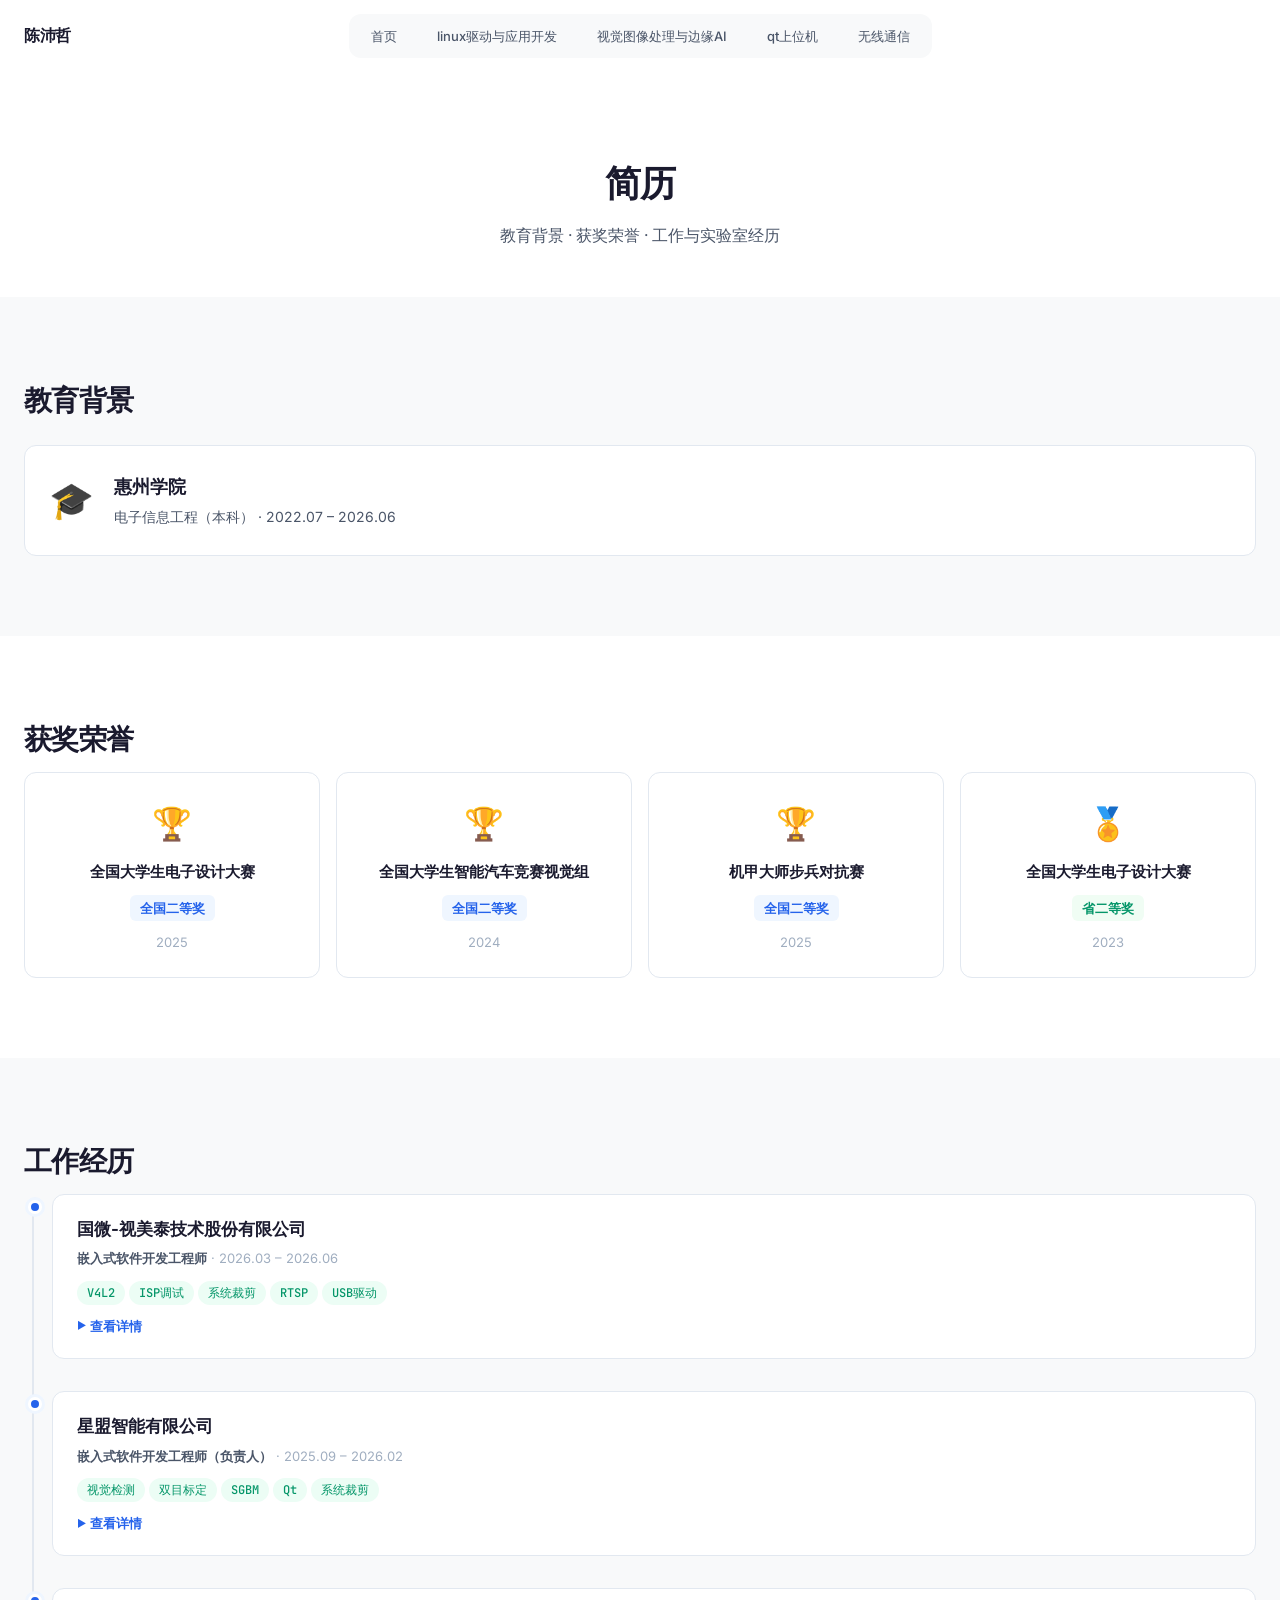
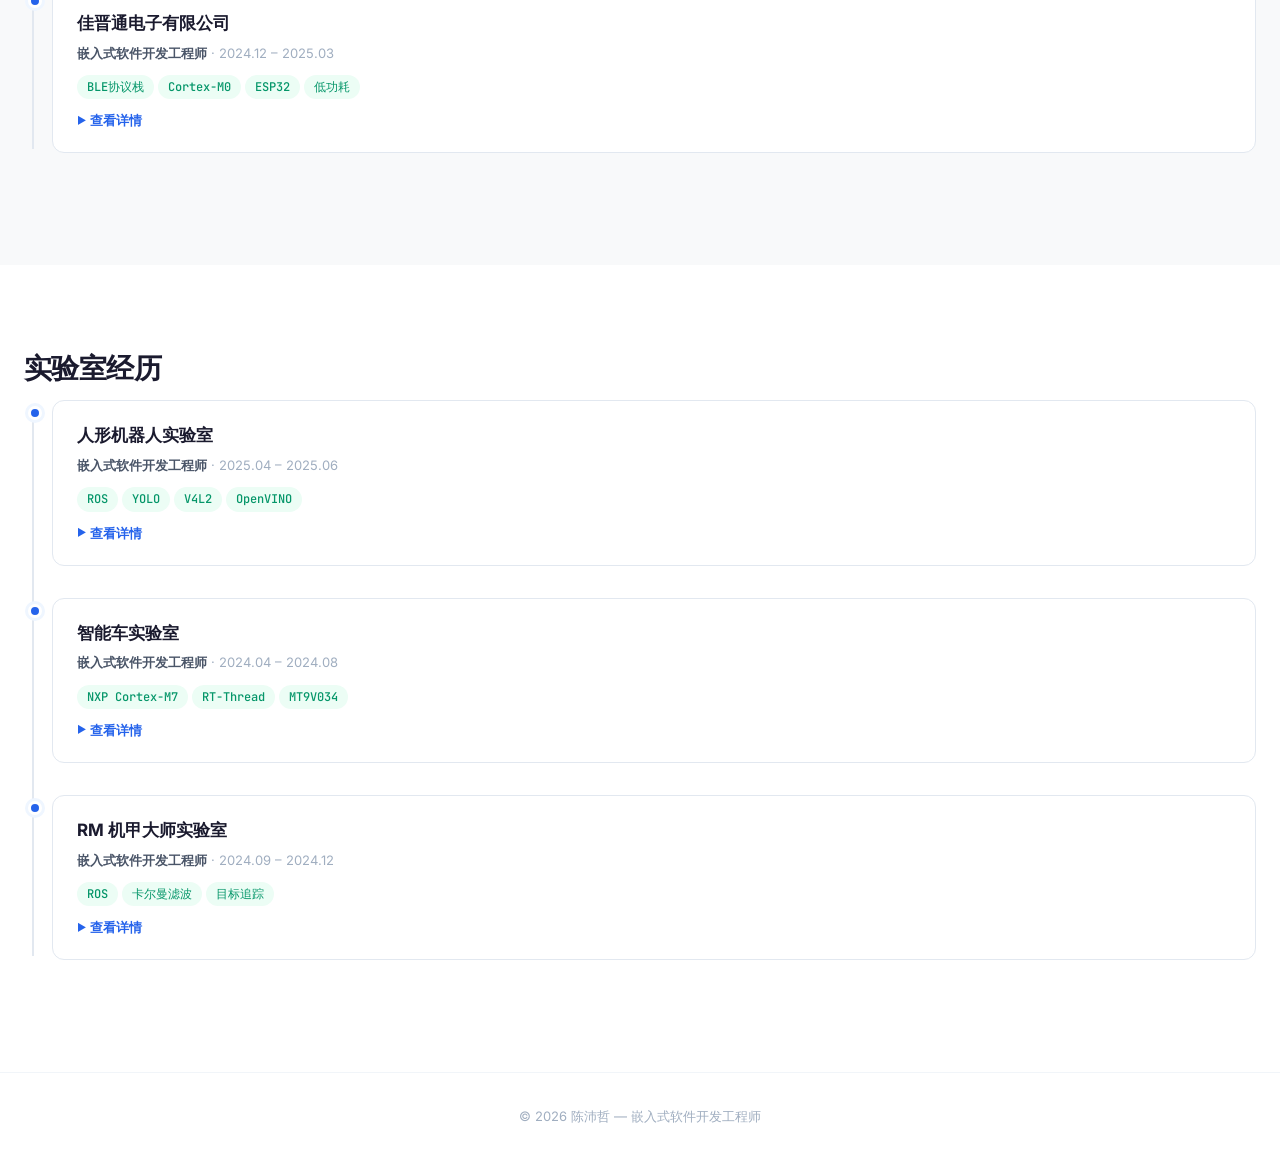
<file: about.html>
<!DOCTYPE html>
<html lang="zh-CN">
<head>
  <meta charset="UTF-8">
  <meta name="viewport" content="width=device-width, initial-scale=1.0">
  <meta name="description" content="陈沛哲的完整简历 — 教育背景、获奖荣誉、工作经历与实验室经历">
  <meta name="author" content="陈沛哲">
  <meta property="og:title" content="简历 | 陈沛哲">
  <meta property="og:description" content="惠州学院电子信息工程本科，3段工作经历，多项国家级奖项">
  <meta property="og:type" content="website">
  <meta property="og:url" content="https://chenpeizhe.netlify.app/about">
  <link rel="icon" href="data:image/svg+xml,<svg xmlns='http://www.w3.org/2000/svg' viewBox='0 0 100 100'><rect width='100' height='100' rx='20' fill='%232563eb'/><text y='.68em' x='50' text-anchor='middle' font-size='50' font-family='monospace' font-weight='bold' fill='white'>CP</text></svg>">
  <title>简历 | 陈沛哲</title>
  <link rel="stylesheet" href="assets/css/style.css">
  <link rel="preconnect" href="https://fonts.googleapis.com">
  <link rel="preconnect" href="https://fonts.gstatic.com" crossorigin>
  <link href="https://fonts.googleapis.com/css2?family=Inter:wght@400;500;600;700;800&family=JetBrains+Mono:wght@400;500&display=swap" rel="stylesheet">
</head>
<body>

<nav class="top-nav" id="navbar">
  <div class="nav-inner">
    <a href="index.html" class="nav-logo">陈沛哲</a>
    <div class="nav-links">
      <a href="index.html">首页</a>
      <a href="linux-driver.html">linux驱动与应用开发</a>
      <a href="vision-ai.html">视觉图像处理与边缘AI</a>
      <a href="qt-tool.html">qt上位机</a>
      <a href="wireless.html">无线通信</a>
    </div>
  </div>
</nav>

<section class="page-header">
  <div class="container">
    <h1>简历</h1>
    <p>教育背景 · 获奖荣誉 · 工作与实验室经历</p>
  </div>
</section>

<!-- Education -->
<section class="section section-alt">
  <div class="container">
    <h2 class="section-title reveal">教育背景</h2>
    <div class="edu-card reveal" style="margin-top:20px;">
      <div class="edu-icon">🎓</div>
      <div>
        <h3>惠州学院</h3>
        <p class="meta">电子信息工程（本科） · 2022.07 – 2026.06</p>
      </div>
    </div>
  </div>
</section>

<!-- Awards -->
<section class="section">
  <div class="container">
    <h2 class="section-title reveal">获奖荣誉</h2>
    <div class="awards-grid reveal">
      <div class="award-card">
        <div class="award-icon">🏆</div>
        <h3>全国大学生电子设计大赛</h3>
        <span class="award-level">全国二等奖</span>
        <p class="award-year">2025</p>
      </div>
      <div class="award-card">
        <div class="award-icon">🏆</div>
        <h3>全国大学生智能汽车竞赛视觉组</h3>
        <span class="award-level">全国二等奖</span>
        <p class="award-year">2024</p>
      </div>
      <div class="award-card">
        <div class="award-icon">🏆</div>
        <h3>机甲大师步兵对抗赛</h3>
        <span class="award-level">全国二等奖</span>
        <p class="award-year">2025</p>
      </div>
      <div class="award-card">
        <div class="award-icon">🏅</div>
        <h3>全国大学生电子设计大赛</h3>
        <span class="award-level" style="background:#f0fdf4;color:#059669;">省二等奖</span>
        <p class="award-year">2023</p>
      </div>
    </div>
  </div>
</section>

<!-- Work Experience -->
<section class="section section-alt">
  <div class="container">
    <h2 class="section-title reveal">工作经历</h2>
    <div class="timeline reveal">

      <div class="timeline-item">
        <div class="timeline-dot"></div>
        <div class="timeline-card">
          <h3>国微-视美泰技术股份有限公司</h3>
          <p class="meta"><strong>嵌入式软件开发工程师</strong> · 2026.03 – 2026.06</p>
          <div>
            <span class="tag">V4L2</span><span class="tag">ISP调试</span><span class="tag">系统裁剪</span><span class="tag">RTSP</span><span class="tag">USB驱动</span>
          </div>
          <div class="expand-toggle">
            <span class="expand-arrow">▶</span> 查看详情
          </div>
          <div class="expand-body">
            <p>负责公司视觉传感器产品线的迭代升级与新品研发。深度裁剪优化 Bootloader 与 Linux 内核，大幅缩短系统启动时间并降低内存占用；重构应用层核心业务架构，设计基于共享内存/消息队列（IPC）的高效进程间通信机制；优化多线程竞争场景下的锁机制。设计并实现基于 RTSP 流媒体、HTTP 配置接口及嵌入式 Web 服务器的网络模块。协同硬件工程师完成 BSP 移植、外设设备树配置及 Camera 驱动与硬件 ISP 调试。主导编写系统开发接口文档与自动化发布脚本流程。</p>
          </div>
        </div>
      </div>

      <div class="timeline-item">
        <div class="timeline-dot"></div>
        <div class="timeline-card">
          <h3>星盟智能有限公司</h3>
          <p class="meta"><strong>嵌入式软件开发工程师（负责人）</strong> · 2025.09 – 2026.02</p>
          <div>
            <span class="tag">视觉检测</span><span class="tag">双目标定</span><span class="tag">SGBM</span><span class="tag">Qt</span><span class="tag">系统裁剪</span>
          </div>
          <div class="expand-toggle">
            <span class="expand-arrow">▶</span> 查看详情
          </div>
          <div class="expand-body">
            <p>主导多项工业自动化视觉系统的全生命周期交付。与海外一线厂商（日本武藏）FAE 进行技术对标与方案落地。将系统冷启动时间从 18s 压缩至 9s；通过自研算法将特定场景下的视觉识别准确率从 30% 提升至 90%；将视觉处理帧率从 10fps 提升至 25fps；标定算法优化将定位误差从 0.1mm 降低到 0.02mm。独立开发内部协议诊断工具提升团队整体调试效率。</p>
          </div>
        </div>
      </div>

      <div class="timeline-item">
        <div class="timeline-dot"></div>
        <div class="timeline-card">
          <h3>佳晋通电子有限公司</h3>
          <p class="meta"><strong>嵌入式软件开发工程师</strong> · 2024.12 – 2025.03</p>
          <div>
            <span class="tag">BLE协议栈</span><span class="tag">Cortex-M0</span><span class="tag">ESP32</span><span class="tag">低功耗</span>
          </div>
          <div class="expand-toggle">
            <span class="expand-arrow">▶</span> 查看详情
          </div>
          <div class="expand-body">
            <p>主导基于 Cortex-M0 及 ESP32 平台的低功耗智能定位系统研发。负责 BLE 协议栈深度定制、芯片级功耗调优及异构系统联调；独立构建 Python 辅助测试上位机，并引入动态噪声模型，实现了复杂环境下高可靠、低功耗无线终端的成功落地。</p>
          </div>
        </div>
      </div>

    </div>
  </div>
</section>

<!-- Lab Experience -->
<section class="section">
  <div class="container">
    <h2 class="section-title reveal">实验室经历</h2>
    <div class="timeline reveal">

      <div class="timeline-item">
        <div class="timeline-dot"></div>
        <div class="timeline-card">
          <h3>人形机器人实验室</h3>
          <p class="meta"><strong>嵌入式软件开发工程师</strong> · 2025.04 – 2025.06</p>
          <div>
            <span class="tag">ROS</span><span class="tag">YOLO</span><span class="tag">V4L2</span><span class="tag">OpenVINO</span>
          </div>
          <div class="expand-toggle">
            <span class="expand-arrow">▶</span> 查看详情
          </div>
          <div class="expand-body">
            <p>基于 Sanbot 机器人的二次开发。深挖 Linux 内核 V4L2 接口，采用 mmap() 零拷贝高速内存映射；手眼标定求解外参变换矩阵；YOLO 模型通过 Intel OpenVINO 工具链进行 INT8 PTQ 优化实现硬件加速。</p>
          </div>
        </div>
      </div>

      <div class="timeline-item">
        <div class="timeline-dot"></div>
        <div class="timeline-card">
          <h3>智能车实验室</h3>
          <p class="meta"><strong>嵌入式软件开发工程师</strong> · 2024.04 – 2024.08</p>
          <div>
            <span class="tag">NXP Cortex-M7</span><span class="tag">RT-Thread</span><span class="tag">MT9V034</span>
          </div>
          <div class="expand-toggle">
            <span class="expand-arrow">▶</span> 查看详情
          </div>
          <div class="expand-body">
            <p>主导基于 NXP-MIMXRT1064 与 RT-Thread 操作系统的智能视觉搬运系统开发。完成 MT9V034 全局快门相机驱动，适配 OpenART 视觉模块并部署轻量级神经网络。构建多线程、信号量与消息队列的多任务协同框架，设计分层有限状态机调度全流程业务逻辑。</p>
          </div>
        </div>
      </div>

      <div class="timeline-item">
        <div class="timeline-dot"></div>
        <div class="timeline-card">
          <h3>RM 机甲大师实验室</h3>
          <p class="meta"><strong>嵌入式软件开发工程师</strong> · 2024.09 – 2024.12</p>
          <div>
            <span class="tag">ROS</span><span class="tag">卡尔曼滤波</span><span class="tag">目标追踪</span>
          </div>
          <div class="expand-toggle">
            <span class="expand-arrow">▶</span> 查看详情
          </div>
          <div class="expand-body">
            <p>基于 ROS 框架与轻量化深度学习技术。部署并优化轻量化深度学习模型实现对红/蓝灯条的快速识别与装甲板型号判断。利用卡尔曼滤波算法对目标车辆的运动轨迹进行最优估计与稳定追踪。</p>
          </div>
        </div>
      </div>

    </div>
  </div>
</section>

<footer class="footer">
  <div class="container">
    <p>© 2026 陈沛哲 — 嵌入式软件开发工程师</p>
  </div>
</footer>

<script src="assets/js/main.js"></script>
<script>initExpandable("body");</script>
</body>
</html>
</file>
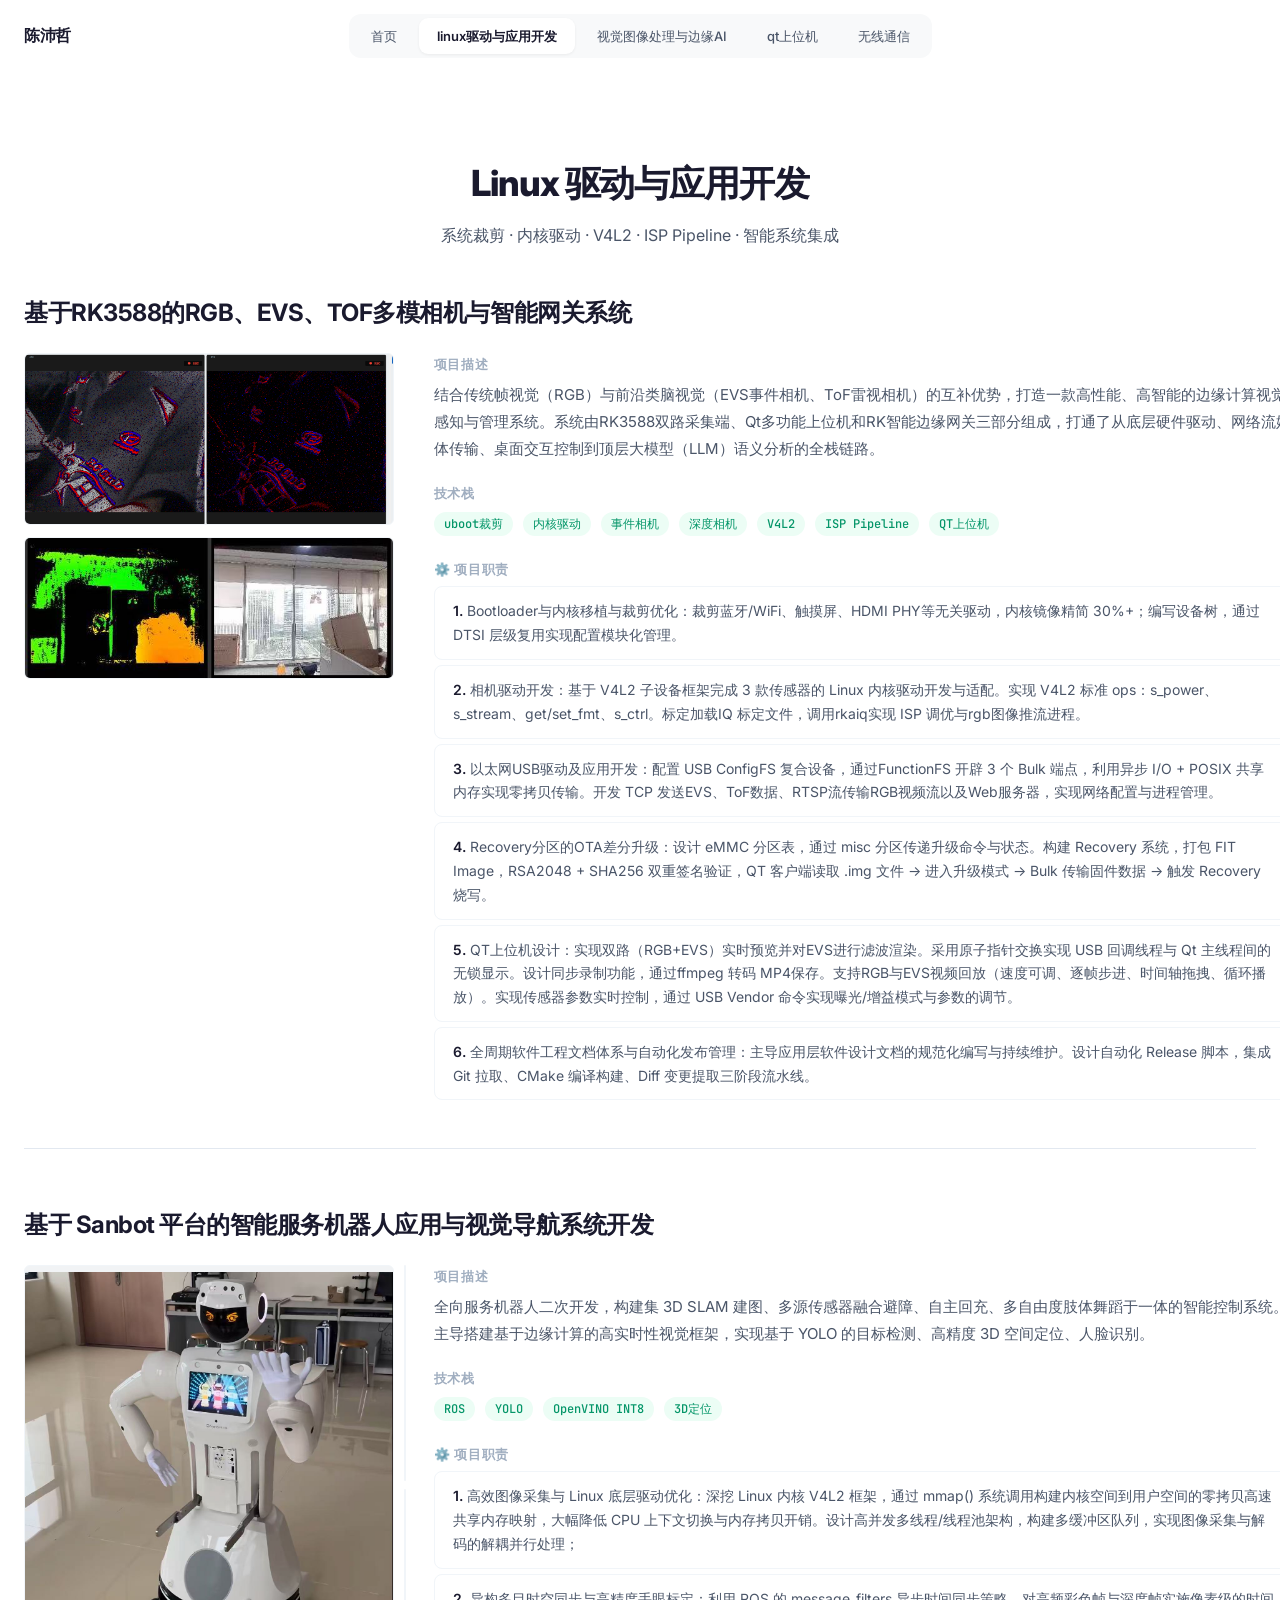
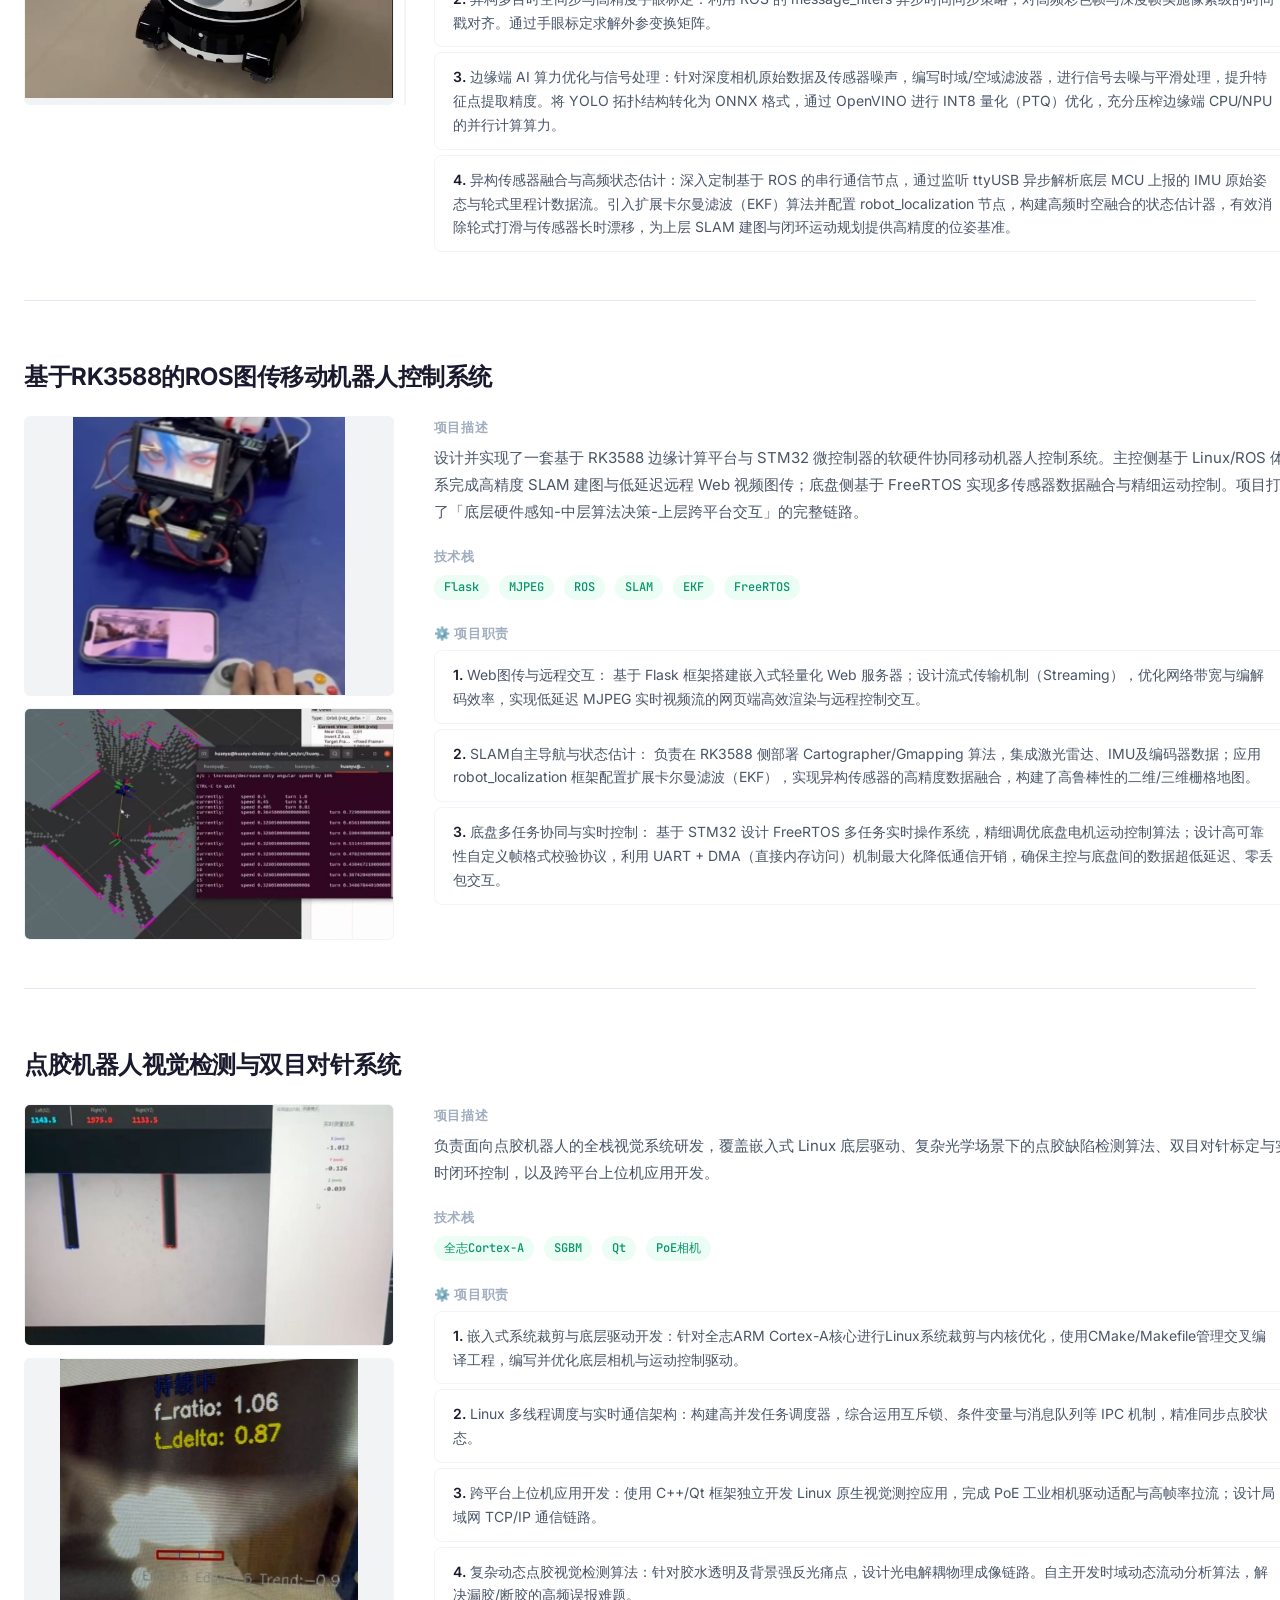
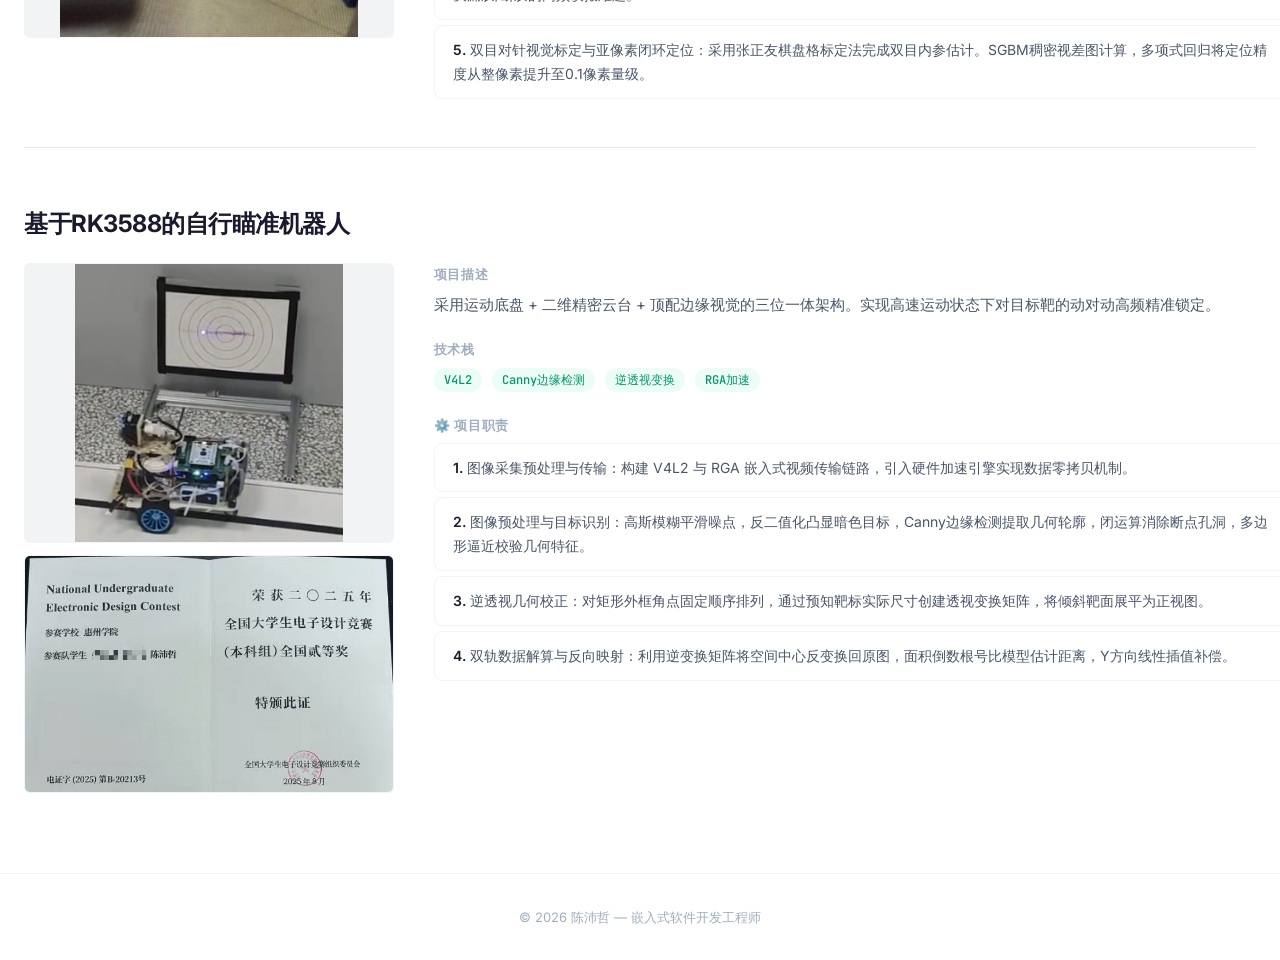
<file: linux-driver.html>
<!DOCTYPE html>
<html lang="zh-CN">
<head>
  <meta charset="UTF-8">
  <meta name="viewport" content="width=device-width, initial-scale=1.0">
  <meta name="description" content="Linux驱动与应用开发 — 基于RK3588的多模相机、Sanbot机器人、点胶机器人视觉系统">
  <meta name="author" content="陈沛哲">
  <meta property="og:title" content="Linux驱动与应用开发 | 陈沛哲">
  <meta property="og:description" content="系统裁剪、内核驱动、V4L2、ISP Pipeline — 从芯片底层到智能系统的全栈实践">
  <meta property="og:type" content="website">
  <link rel="icon" href="data:image/svg+xml,<svg xmlns='http://www.w3.org/2000/svg' viewBox='0 0 100 100'><rect width='100' height='100' rx='20' fill='%232563eb'/><text y='.68em' x='50' text-anchor='middle' font-size='50' font-family='monospace' font-weight='bold' fill='white'>CP</text></svg>">
  <title>Linux驱动与应用开发 | 陈沛哲</title>
  <link rel="stylesheet" href="assets/css/style.css">
  <link rel="preconnect" href="https://fonts.googleapis.com">
  <link rel="preconnect" href="https://fonts.gstatic.com" crossorigin>
  <link href="https://fonts.googleapis.com/css2?family=Inter:wght@400;500;600;700;800&family=JetBrains+Mono:wght@400;500&display=swap" rel="stylesheet">
  <style>
    .proj-detail {
      margin-bottom: 60px;
      padding-bottom: 48px;
      border-bottom: 1px solid var(--border);
    }
    .proj-detail:last-child { border-bottom: none; margin-bottom: 0; padding-bottom: 0; }

    .proj-detail h2 {
      font-size: 24px;
      font-weight: 700;
      color: var(--text);
      margin-bottom: 24px;
      letter-spacing: -0.02em;
      line-height: 1.3;
    }

    /* 50/50 split */
    .proj-split {
      display: flex;
      gap: 40px;
    }

    /* Left: images */
    .proj-left { flex: 0 0 30%;
      min-width: 0;
    }
    .proj-left img {
      width: 100%;
      object-fit: contain;
      background: var(--bg-tertiary);
      border-radius: var(--radius-sm);
      border: 1px solid var(--border-light);
      cursor: pointer;
      transition: opacity 0.2s;
      display: block;
    }
    .proj-left img:hover { opacity: 0.85; }

    /* 1 image */
    .img-1 img { max-height: 520px; }

    /* 2 images: stacked */
    .img-2 { display: flex; flex-direction: column; gap: 12px; }
    .img-2 img { max-height: 280px; }

    /* 3 images: left large + right 2 stacked */
    .img-3 { display: flex; gap: 10px; }
    .img-3 .img-main { flex: 1 1 55%; max-height: 440px; align-self: stretch; object-fit: contain; }
    .img-3 .img-stack { flex: 1 1 45%; display: flex; flex-direction: column; gap: 8px; }
    .img-3 .img-stack img { max-height: 216px; flex: 1; }

    /* Right: meta */
    .proj-right { flex: 0 0 70%;
      min-width: 0;
      display: flex;
      flex-direction: column;
      gap: 20px;
    }
    .proj-right .meta-block h4 {
      font-size: 13px;
      font-weight: 700;
      color: var(--text-tertiary);
      text-transform: uppercase;
      letter-spacing: 0.06em;
      margin-bottom: 6px;
    }
    .proj-right .meta-block p {
      font-size: 15px;
      color: var(--text-secondary);
      line-height: 1.8;
      margin: 0;
    }
    .proj-right .tags-row {
      display: flex;
      flex-wrap: wrap;
      gap: 6px;
    }
    .proj-right .duties-list {
      list-style: none;
      padding: 0;
      display: flex;
      flex-direction: column;
      gap: 5px;
    }
    .proj-right .duties-list li {
      font-size: 14px;
      color: var(--text-secondary);
      padding: 12px 18px;
      background: var(--bg);
      border: 1px solid var(--border-light);
      border-radius: 8px;
      line-height: 1.7;
      transition: box-shadow var(--transition);
    }
    .proj-right .duties-list li:hover {
      box-shadow: var(--shadow-sm);
      border-color: var(--border);
    }
    .proj-right .duties-list li strong { color: var(--text); font-weight: 600; }

    @media (max-width: 860px) {
      .proj-split { flex-direction: column; gap: 24px; }
      .proj-left, .proj-right { flex: 1 1 auto; }
      .img-3 { flex-direction: column; }
      .img-3 .img-main, .img-3 .img-stack img { max-height: 360px; }
    }
  </style>
</head>
<body>

<nav class="top-nav" id="navbar">
  <div class="nav-inner">
    <a href="index.html" class="nav-logo">陈沛哲</a>
    <div class="nav-links">
      <a href="index.html">首页</a>
      <a href="linux-driver.html" class="active">linux驱动与应用开发</a>
      <a href="vision-ai.html">视觉图像处理与边缘AI</a>
      <a href="qt-tool.html">qt上位机</a>
      <a href="wireless.html">无线通信</a>
    </div>
  </div>
</nav>

<section class="page-header">
  <div class="container">
    <h1>Linux 驱动与应用开发</h1>
    <p>系统裁剪 · 内核驱动 · V4L2 · ISP Pipeline · 智能系统集成</p>
  </div>
</section>

<div class="container" style="padding-bottom:80px;" id="projectsContainer"></div>

<footer class="footer">
  <div class="container">
    <p>© 2026 陈沛哲 — 嵌入式软件开发工程师</p>
  </div>
</footer>

<script src="assets/js/main.js"></script>
<script>
  const modal = new Modal();
  initLightbox();

  const projectData = {
    proj1: {
      title: "基于RK3588的RGB、EVS、TOF多模相机与智能网关系统",
      desc: "结合传统帧视觉（RGB）与前沿类脑视觉（EVS事件相机、ToF雷视相机）的互补优势，打造一款高性能、高智能的边缘计算视觉感知与管理系统。系统由RK3588双路采集端、Qt多功能上位机和RK智能边缘网关三部分组成，打通了从底层硬件驱动、网络流媒体传输、桌面交互控制到顶层大模型（LLM）语义分析的全栈链路。",
      tags: ["uboot裁剪","内核驱动","事件相机","深度相机","V4L2","ISP Pipeline","QT上位机"],
      images: ["assets/images/a57346c33adfb65beecd3124a18439c3.png","assets/images/2c1297ca4c178fc722df9b50fd882460.jpg"],
      duties: [
        "Bootloader与内核移植与裁剪优化：裁剪蓝牙/WiFi、触摸屏、HDMI PHY等无关驱动，内核镜像精简 30%+；编写设备树，通过 DTSI 层级复用实现配置模块化管理。",
        "相机驱动开发：基于 V4L2 子设备框架完成 3 款传感器的 Linux 内核驱动开发与适配。实现 V4L2 标准 ops：s_power、s_stream、get/set_fmt、s_ctrl。标定加载IQ 标定文件，调用rkaiq实现 ISP 调优与rgb图像推流进程。",
        "以太网USB驱动及应用开发：配置 USB ConfigFS 复合设备，通过FunctionFS 开辟 3 个 Bulk 端点，利用异步 I/O + POSIX 共享内存实现零拷贝传输。开发 TCP 发送EVS、ToF数据、RTSP流传输RGB视频流以及Web服务器，实现网络配置与进程管理。",
        "Recovery分区的OTA差分升级：设计 eMMC 分区表，通过 misc 分区传递升级命令与状态。构建 Recovery 系统，打包 FIT Image，RSA2048 + SHA256 双重签名验证，QT 客户端读取 .img 文件 → 进入升级模式 → Bulk 传输固件数据 → 触发 Recovery 烧写。",
        "QT上位机设计：实现双路（RGB+EVS）实时预览并对EVS进行滤波渲染。采用原子指针交换实现 USB 回调线程与 Qt 主线程间的无锁显示。设计同步录制功能，通过ffmpeg 转码 MP4保存。支持RGB与EVS视频回放（速度可调、逐帧步进、时间轴拖拽、循环播放）。实现传感器参数实时控制，通过 USB Vendor 命令实现曝光/增益模式与参数的调节。",
        "全周期软件工程文档体系与自动化发布管理：主导应用层软件设计文档的规范化编写与持续维护。设计自动化 Release 脚本，集成 Git 拉取、CMake 编译构建、Diff 变更提取三阶段流水线。"
      ]
    },
    proj2: {
      title: "基于 Sanbot 平台的智能服务机器人应用与视觉导航系统开发",
      desc: "全向服务机器人二次开发，构建集 3D SLAM 建图、多源传感器融合避障、自主回充、多自由度肢体舞蹈于一体的智能控制系统。主导搭建基于边缘计算的高实时性视觉框架，实现基于 YOLO 的目标检测、高精度 3D 空间定位、人脸识别。",
      tags: ["ROS","YOLO","OpenVINO INT8","3D定位"],
      images: ["assets/images/7b2b66ddc5563cfdb76c00c500ae4933.jpg","assets/images/image 1.png","assets/images/image 2.png"],
      duties: [
        "高效图像采集与 Linux 底层驱动优化：深挖 Linux 内核 V4L2 框架，通过 mmap() 系统调用构建内核空间到用户空间的零拷贝高速共享内存映射，大幅降低 CPU 上下文切换与内存拷贝开销。设计高并发多线程/线程池架构，构建多缓冲区队列，实现图像采集与解码的解耦并行处理；",
        "异构多目时空同步与高精度手眼标定：利用 ROS 的 message_filters 异步时间同步策略，对高频彩色帧与深度帧实施像素级的时间戳对齐。通过手眼标定求解外参变换矩阵。",
        "边缘端 AI 算力优化与信号处理：针对深度相机原始数据及传感器噪声，编写时域/空域滤波器，进行信号去噪与平滑处理，提升特征点提取精度。将 YOLO 拓扑结构转化为 ONNX 格式，通过 OpenVINO 进行 INT8 量化（PTQ）优化，充分压榨边缘端 CPU/NPU 的并行计算算力。",
        "异构传感器融合与高频状态估计：深入定制基于 ROS 的串行通信节点，通过监听 ttyUSB 异步解析底层 MCU 上报的 IMU 原始姿态与轮式里程计数据流。引入扩展卡尔曼滤波（EKF）算法并配置 robot_localization 节点，构建高频时空融合的状态估计器，有效消除轮式打滑与传感器长时漂移，为上层 SLAM 建图与闭环运动规划提供高精度的位姿基准。"
      ]
    },
    proj3: {
      title: "点胶机器人视觉检测与双目对针系统",
      desc: "负责面向点胶机器人的全栈视觉系统研发，覆盖嵌入式 Linux 底层驱动、复杂光学场景下的点胶缺陷检测算法、双目对针标定与实时闭环控制，以及跨平台上位机应用开发。",
      tags: ["全志Cortex-A","SGBM","Qt","PoE相机"],
      images: ["assets/images/image31.png", "assets/images/image32.png"],
      duties: [
        "嵌入式系统裁剪与底层驱动开发：针对全志ARM Cortex-A核心进行Linux系统裁剪与内核优化，使用CMake/Makefile管理交叉编译工程，编写并优化底层相机与运动控制驱动。",
        "Linux 多线程调度与实时通信架构：构建高并发任务调度器，综合运用互斥锁、条件变量与消息队列等 IPC 机制，精准同步点胶状态。",
        "跨平台上位机应用开发：使用 C++/Qt 框架独立开发 Linux 原生视觉测控应用，完成 PoE 工业相机驱动适配与高帧率拉流；设计局域网 TCP/IP 通信链路。",
        "复杂动态点胶视觉检测算法：针对胶水透明及背景强反光痛点，设计光电解耦物理成像链路。自主开发时域动态流动分析算法，解决漏胶/断胶的高频误报难题。",
        "双目对针视觉标定与亚像素闭环定位：采用张正友棋盘格标定法完成双目内参估计。SGBM稠密视差图计算，多项式回归将定位精度从整像素提升至0.1像素量级。"
      ]
    },
    proj6: {
      title: "基于RK3588的自行瞄准机器人",
      desc: "采用运动底盘 + 二维精密云台 + 顶配边缘视觉的三位一体架构。实现高速运动状态下对目标靶的动对动高频精准锁定。",
      tags: ["V4L2","Canny边缘检测","逆透视变换","RGA加速"],
      images: ["assets/images/image 5.png","assets/images/d4310c5c09050daf2b3a0432ce075644.png"],
      duties: [
        "图像采集预处理与传输：构建 V4L2 与 RGA 嵌入式视频传输链路，引入硬件加速引擎实现数据零拷贝机制。",
        "图像预处理与目标识别：高斯模糊平滑噪点，反二值化凸显暗色目标，Canny边缘检测提取几何轮廓，闭运算消除断点孔洞，多边形逼近校验几何特征。",
        "逆透视几何校正：对矩形外框角点固定顺序排列，通过预知靶标实际尺寸创建透视变换矩阵，将倾斜靶面展平为正视图。",
        "双轨数据解算与反向映射：利用逆变换矩阵将空间中心反变换回原图，面积倒数根号比模型估计距离，Y方向线性插值补偿。"
      ]
    },
    proj4: {
      title: "基于RK3588的ROS图传移动机器人控制系统",
      desc: "设计并实现了一套基于 RK3588 边缘计算平台与 STM32 微控制器的软硬件协同移动机器人控制系统。主控侧基于 Linux/ROS 体系完成高精度 SLAM 建图与低延迟远程 Web 视频图传；底盘侧基于 FreeRTOS 实现多传感器数据融合与精细运动控制。项目打通了「底层硬件感知-中层算法决策-上层跨平台交互」的完整链路。",
      tags: ["Flask","MJPEG","ROS","SLAM","EKF","FreeRTOS"],
      images: ["assets/images/a4b52893-1647-473c-b0c4-5d0f072a39e2.png","assets/images/image 4.png"],
      duties: [
        "Web图传与远程交互： 基于 Flask 框架搭建嵌入式轻量化 Web 服务器；设计流式传输机制（Streaming），优化网络带宽与编解码效率，实现低延迟 MJPEG 实时视频流的网页端高效渲染与远程控制交互。",
        "SLAM自主导航与状态估计： 负责在 RK3588 侧部署 Cartographer/Gmapping 算法，集成激光雷达、IMU及编码器数据；应用 robot_localization 框架配置扩展卡尔曼滤波（EKF），实现异构传感器的高精度数据融合，构建了高鲁棒性的二维/三维栅格地图。",
        "底盘多任务协同与实时控制： 基于 STM32 设计 FreeRTOS 多任务实时操作系统，精细调优底盘电机运动控制算法；设计高可靠性自定义帧格式校验协议，利用 UART + DMA（直接内存访问）机制最大化降低通信开销，确保主控与底盘间的数据超低延迟、零丢包交互。"
      ]
    }
  };

  function dutySummary(duty) {
    const idx = duty.indexOf("：");
    return idx > 0 ? duty.substring(0, idx) : duty.split(":")[0];
  }

  const container = document.getElementById("projectsContainer");
  const ids = ["proj1","proj2","proj4","proj3","proj6"];

  ids.forEach(id => {
    const d = projectData[id];
    const n = d.images.length;

    // Build images HTML based on count
    let imagesHTML;
    if (n === 1) {
      imagesHTML = `<img src="${d.images[0]}" alt="${d.title}" loading="lazy">`;
    } else if (n === 3) {
      imagesHTML = `
        <img src="${d.images[0]}" alt="${d.title}" loading="lazy" class="img-main">
        <div class="img-stack">
          <img src="${d.images[1]}" alt="${d.title}" loading="lazy">
          <img src="${d.images[2]}" alt="${d.title}" loading="lazy">
        </div>`;
    } else {
      imagesHTML = d.images.map(src =>
        `<img src="${src}" alt="${d.title}" loading="lazy">`
      ).join("");
    }

    const tagsHTML = d.tags.map(t => `<span class="tag">${t}</span>`).join(" ");
    const dutiesHTML = d.duties.map((duty, i) =>
      `<li><strong>${i+1}.</strong> ${duty}</li>`
    ).join("");

    const card = document.createElement("div");
    card.className = "proj-detail reveal";
    card.innerHTML = `
      <h2>${d.title}</h2>
      <div class="proj-split">
        <div class="proj-left img-${n}">${imagesHTML}</div>
        <div class="proj-right">
          <div class="meta-block">
            <h4>项目描述</h4>
            <p>${d.desc}</p>
          </div>
          <div class="meta-block">
            <h4>技术栈</h4>
            <div class="tags-row">${tagsHTML}</div>
          </div>
          <div class="meta-block">
            <h4>⚙️ 项目职责</h4>
            <ol class="duties-list">${dutiesHTML}</ol>
          </div>
        </div>
      </div>
    `;
    container.appendChild(card);
  });

  // Click image → modal with full details
  document.querySelectorAll(".proj-left img").forEach(img => {
    img.addEventListener("click", function() {
      const src = this.getAttribute("src");
      let found;
      for (const id of ids) {
        if (projectData[id].images.includes(src)) { found = projectData[id]; break; }
      }
      if (!found) return;
      const d = found;
      const imagesHTML = d.images.map(s => `<img src="${s}" alt="">`).join("");
      const tagsHTML = d.tags.map(t => `<span class="tag">${t}</span>`).join(" ");
      const dutiesHTML = d.duties.map((duty,i) => `<div><strong>${i+1}.</strong> ${duty}</div>`).join("");

      modal.open(`
        <h2>${d.title}</h2>
        <p class="desc">${d.desc}</p>
        <div class="modal-gallery">${imagesHTML}</div>
        <div style="margin:12px 0;">${tagsHTML}</div>
        <h3>⚙️ 项目职责</h3>
        <div class="modal-duties">${dutiesHTML}</div>
      `);
    });
  });
</script>
</body>
</html>
</file>
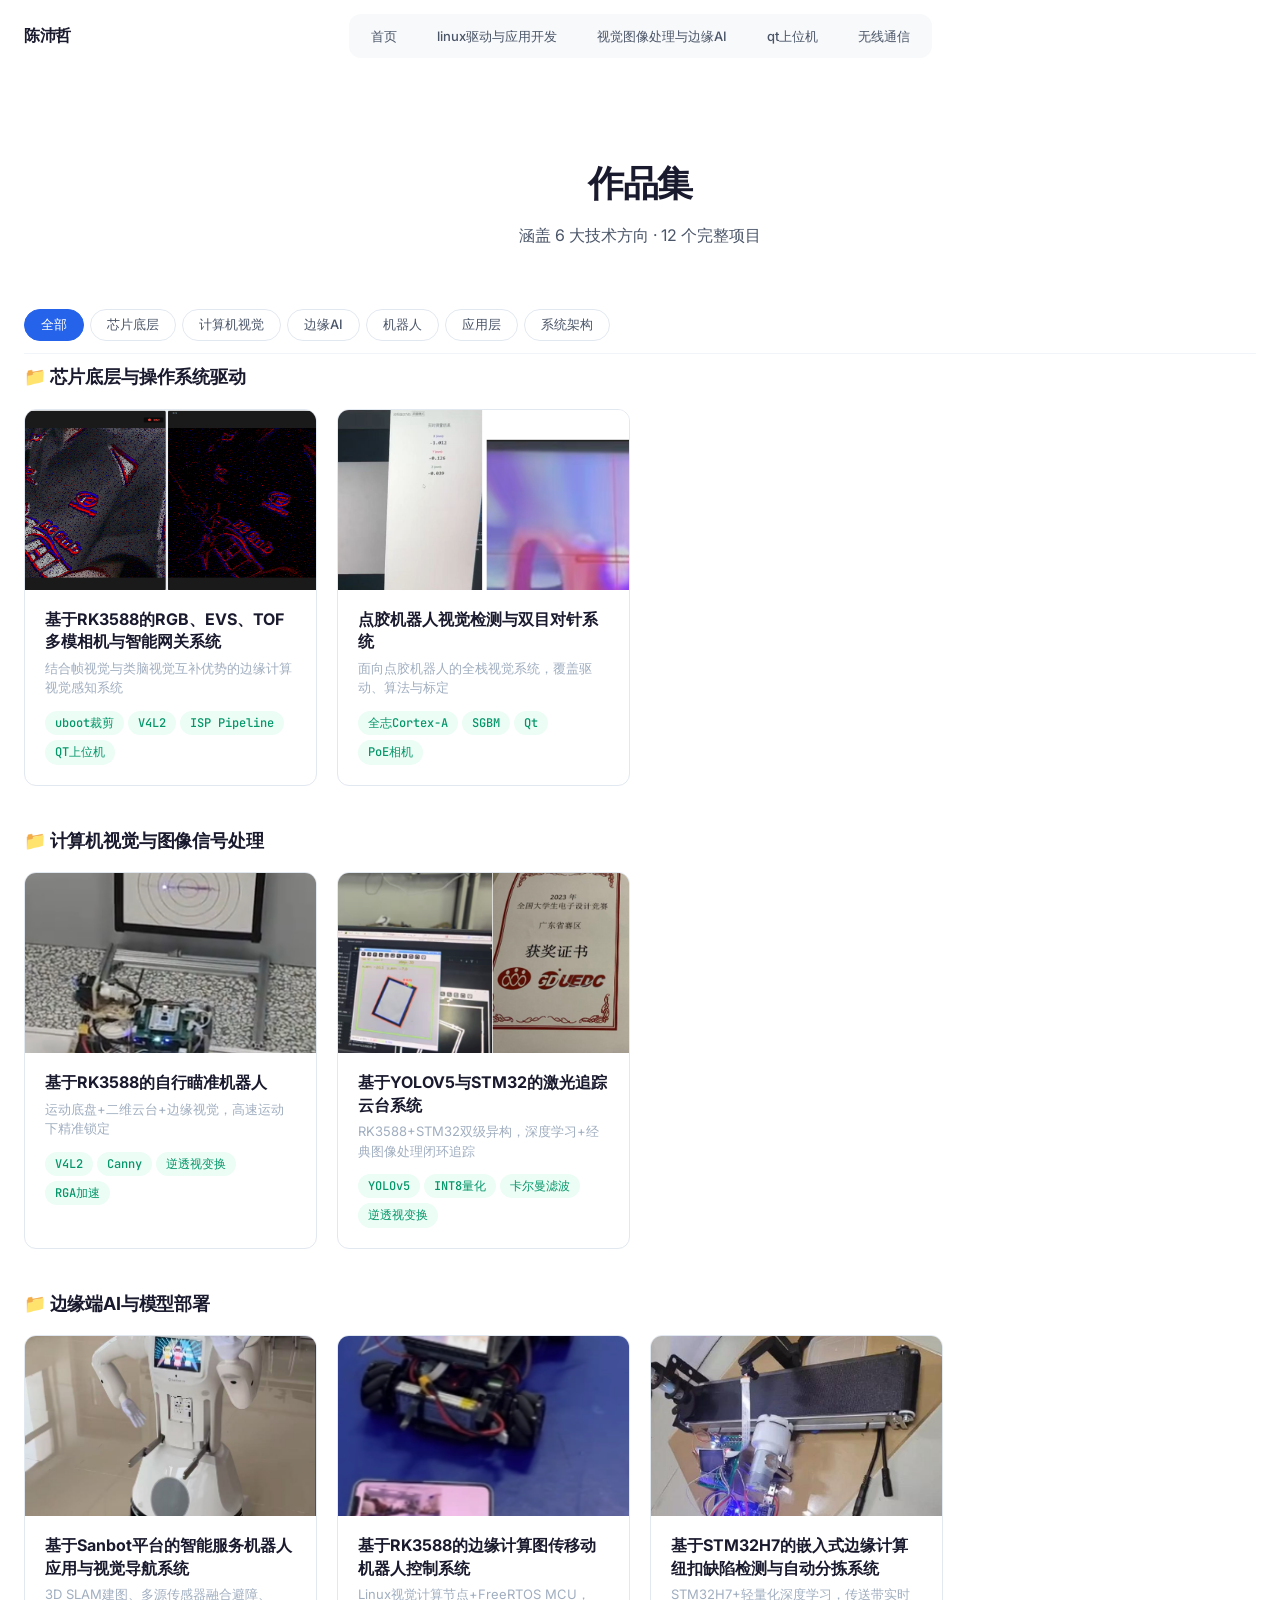
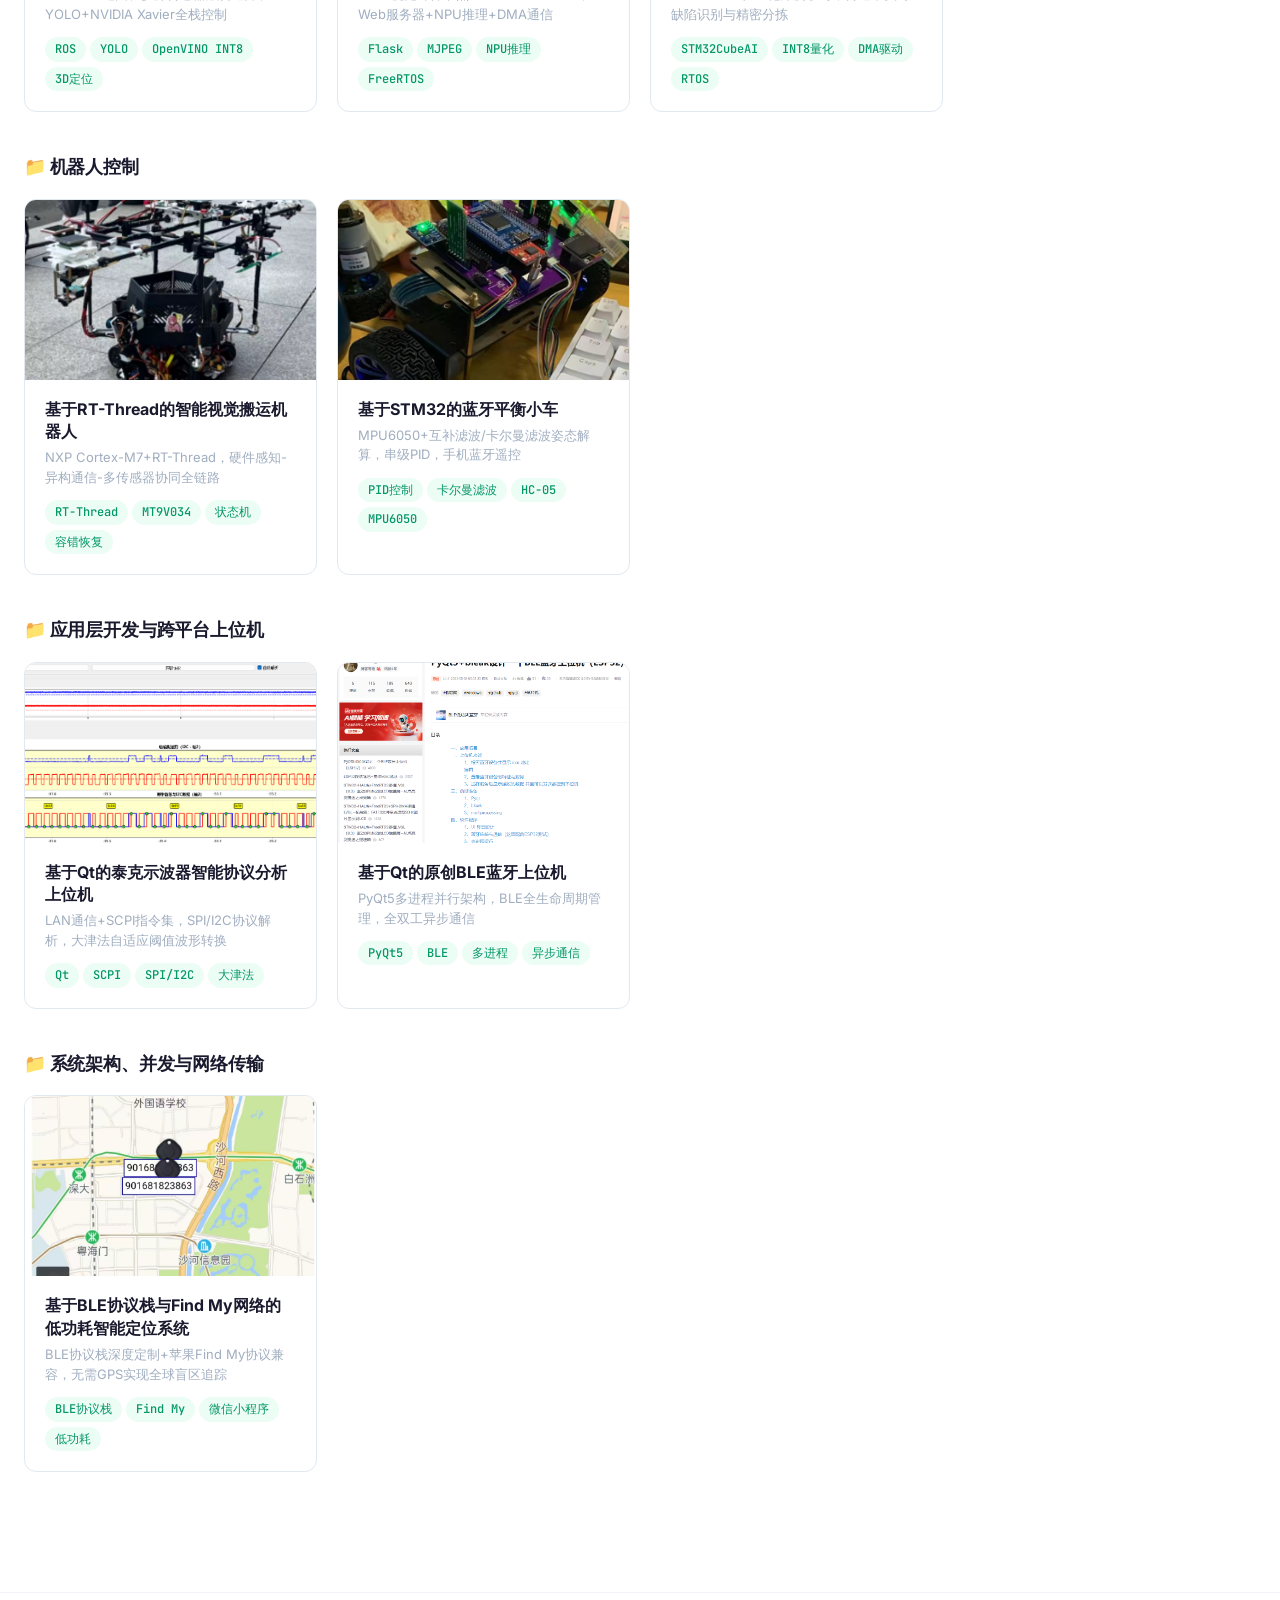
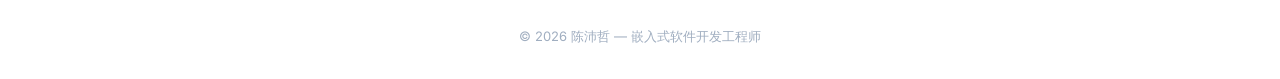
<file: projects.html>
<!DOCTYPE html>
<html lang="zh-CN">
<head>
  <meta charset="UTF-8">
  <meta name="viewport" content="width=device-width, initial-scale=1.0">
  <meta name="description" content="陈沛哲的项目作品集 — 涵盖芯片底层、计算机视觉、边缘AI、机器人、应用层、系统架构6大技术方向，12个完整项目">
  <meta name="author" content="陈沛哲">
  <meta property="og:title" content="作品集 | 陈沛哲">
  <meta property="og:description" content="12个嵌入式项目，覆盖芯片底层驱动到AI模型部署的全栈技术方向">
  <meta property="og:type" content="website">
  <meta property="og:url" content="https://chenpeizhe.netlify.app/projects">
  <link rel="icon" href="data:image/svg+xml,<svg xmlns='http://www.w3.org/2000/svg' viewBox='0 0 100 100'><rect width='100' height='100' rx='20' fill='%232563eb'/><text y='.68em' x='50' text-anchor='middle' font-size='50' font-family='monospace' font-weight='bold' fill='white'>CP</text></svg>">
  <title>作品集 | 陈沛哲</title>
  <link rel="stylesheet" href="assets/css/style.css">
  <link rel="preconnect" href="https://fonts.googleapis.com">
  <link rel="preconnect" href="https://fonts.gstatic.com" crossorigin>
  <link href="https://fonts.googleapis.com/css2?family=Inter:wght@400;500;600;700;800&family=JetBrains+Mono:wght@400;500&display=swap" rel="stylesheet">
</head>
<body>

<nav class="top-nav" id="navbar">
  <div class="nav-inner">
    <a href="index.html" class="nav-logo">陈沛哲</a>
    <div class="nav-links">
      <a href="index.html">首页</a>
      <a href="linux-driver.html">linux驱动与应用开发</a>
      <a href="vision-ai.html">视觉图像处理与边缘AI</a>
      <a href="qt-tool.html">qt上位机</a>
      <a href="wireless.html">无线通信</a>
    </div>
  </div>
</nav>

<section class="page-header">
  <div class="container">
    <h1>作品集</h1>
    <p>涵盖 6 大技术方向 · 12 个完整项目</p>
  </div>
</section>

<div class="container">
  <div class="filter-bar" id="filterBar">
    <button class="filter-btn active" data-category="all">全部</button>
    <button class="filter-btn" data-category="embedded">芯片底层</button>
    <button class="filter-btn" data-category="vision">计算机视觉</button>
    <button class="filter-btn" data-category="ai">边缘AI</button>
    <button class="filter-btn" data-category="robotics">机器人</button>
    <button class="filter-btn" data-category="app">应用层</button>
    <button class="filter-btn" data-category="arch">系统架构</button>
  </div>
</div>

<div class="container" style="padding-bottom:80px;">

  <div class="project-section" data-section="embedded">
    <div class="project-section-title">📁 芯片底层与操作系统驱动</div>
    <div class="project-grid">
      <div class="project-card" data-category="embedded" data-id="proj1">
        <img src="assets/images/a57346c33adfb65beecd3124a18439c3.png" alt="基于RK3588的多模相机系统">
        <div class="project-card-body">
          <h3>基于RK3588的RGB、EVS、TOF多模相机与智能网关系统</h3>
          <p>结合帧视觉与类脑视觉互补优势的边缘计算视觉感知系统</p>
          <span class="tag">uboot裁剪</span><span class="tag">V4L2</span><span class="tag">ISP Pipeline</span><span class="tag">QT上位机</span>
        </div>
      </div>
      <div class="project-card" data-category="embedded" data-id="proj3">
        <img src="assets/images/image 3.png" alt="点胶机器人视觉检测系统">
        <div class="project-card-body">
          <h3>点胶机器人视觉检测与双目对针系统</h3>
          <p>面向点胶机器人的全栈视觉系统，覆盖驱动、算法与标定</p>
          <span class="tag">全志Cortex-A</span><span class="tag">SGBM</span><span class="tag">Qt</span><span class="tag">PoE相机</span>
        </div>
      </div>
    </div>
  </div>

  <div class="project-section" data-section="vision">
    <div class="project-section-title">📁 计算机视觉与图像信号处理</div>
    <div class="project-grid">
      <div class="project-card" data-category="vision" data-id="proj6">
        <img src="assets/images/image 5.png" alt="自行瞄准机器人">
        <div class="project-card-body">
          <h3>基于RK3588的自行瞄准机器人</h3>
          <p>运动底盘+二维云台+边缘视觉，高速运动下精准锁定</p>
          <span class="tag">V4L2</span><span class="tag">Canny</span><span class="tag">逆透视变换</span><span class="tag">RGA加速</span>
        </div>
      </div>
      <div class="project-card" data-category="vision" data-id="proj7">
        <img src="assets/images/image 6.png" alt="激光追踪云台">
        <div class="project-card-body">
          <h3>基于YOLOV5与STM32的激光追踪云台系统</h3>
          <p>RK3588+STM32双级异构，深度学习+经典图像处理闭环追踪</p>
          <span class="tag">YOLOv5</span><span class="tag">INT8量化</span><span class="tag">卡尔曼滤波</span><span class="tag">逆透视变换</span>
        </div>
      </div>
    </div>
  </div>

  <div class="project-section" data-section="ai">
    <div class="project-section-title">📁 边缘端AI与模型部署</div>
    <div class="project-grid">
      <div class="project-card" data-category="ai" data-id="proj2">
        <img src="assets/images/7b2b66ddc5563cfdb76c00c500ae4933.jpg" alt="Sanbot智能服务机器人">
        <div class="project-card-body">
          <h3>基于Sanbot平台的智能服务机器人应用与视觉导航系统</h3>
          <p>3D SLAM建图、多源传感器融合避障、YOLO+NVIDIA Xavier全栈控制</p>
          <span class="tag">ROS</span><span class="tag">YOLO</span><span class="tag">OpenVINO INT8</span><span class="tag">3D定位</span>
        </div>
      </div>
      <div class="project-card" data-category="ai" data-id="proj4">
        <img src="assets/images/a4b52893-1647-473c-b0c4-5d0f072a39e2.png" alt="边缘计算图传机器人">
        <div class="project-card-body">
          <h3>基于RK3588的边缘计算图传移动机器人控制系统</h3>
          <p>Linux视觉计算节点+FreeRTOS MCU，Web服务器+NPU推理+DMA通信</p>
          <span class="tag">Flask</span><span class="tag">MJPEG</span><span class="tag">NPU推理</span><span class="tag">FreeRTOS</span>
        </div>
      </div>
      <div class="project-card" data-category="ai" data-id="proj11">
        <img src="assets/images/image 11.png" alt="纽扣缺陷检测">
        <div class="project-card-body">
          <h3>基于STM32H7的嵌入式边缘计算纽扣缺陷检测与自动分拣系统</h3>
          <p>STM32H7+轻量化深度学习，传送带实时缺陷识别与精密分拣</p>
          <span class="tag">STM32CubeAI</span><span class="tag">INT8量化</span><span class="tag">DMA驱动</span><span class="tag">RTOS</span>
        </div>
      </div>
    </div>
  </div>

  <div class="project-section" data-section="robotics">
    <div class="project-section-title">📁 机器人控制</div>
    <div class="project-grid">
      <div class="project-card" data-category="robotics" data-id="proj5">
        <img src="assets/images/ee0c69c3-e183-4396-9551-55fc8c8935d2.png" alt="智能视觉搬运机器人">
        <div class="project-card-body">
          <h3>基于RT-Thread的智能视觉搬运机器人</h3>
          <p>NXP Cortex-M7+RT-Thread，硬件感知-异构通信-多传感器协同全链路</p>
          <span class="tag">RT-Thread</span><span class="tag">MT9V034</span><span class="tag">状态机</span><span class="tag">容错恢复</span>
        </div>
      </div>
      <div class="project-card" data-category="robotics" data-id="proj12">
        <img src="assets/images/image 12.png" alt="蓝牙平衡小车">
        <div class="project-card-body">
          <h3>基于STM32的蓝牙平衡小车</h3>
          <p>MPU6050+互补滤波/卡尔曼滤波姿态解算，串级PID，手机蓝牙遥控</p>
          <span class="tag">PID控制</span><span class="tag">卡尔曼滤波</span><span class="tag">HC-05</span><span class="tag">MPU6050</span>
        </div>
      </div>
    </div>
  </div>

  <div class="project-section" data-section="app">
    <div class="project-section-title">📁 应用层开发与跨平台上位机</div>
    <div class="project-grid">
      <div class="project-card" data-category="app" data-id="proj8">
        <img src="assets/images/image 7.png" alt="泰克示波器上位机">
        <div class="project-card-body">
          <h3>基于Qt的泰克示波器智能协议分析上位机</h3>
          <p>LAN通信+SCPI指令集，SPI/I2C协议解析，大津法自适应阈值波形转换</p>
          <span class="tag">Qt</span><span class="tag">SCPI</span><span class="tag">SPI/I2C</span><span class="tag">大津法</span>
        </div>
      </div>
      <div class="project-card" data-category="app" data-id="proj10">
        <img src="assets/images/image 9.png" alt="BLE蓝牙上位机">
        <div class="project-card-body">
          <h3>基于Qt的原创BLE蓝牙上位机</h3>
          <p>PyQt5多进程并行架构，BLE全生命周期管理，全双工异步通信</p>
          <span class="tag">PyQt5</span><span class="tag">BLE</span><span class="tag">多进程</span><span class="tag">异步通信</span>
        </div>
      </div>
    </div>
  </div>

  <div class="project-section" data-section="arch">
    <div class="project-section-title">📁 系统架构、并发与网络传输</div>
    <div class="project-grid">
      <div class="project-card" data-category="arch" data-id="proj9">
        <img src="assets/images/image 8.png" alt="BLE Find My定位系统">
        <div class="project-card-body">
          <h3>基于BLE协议栈与Find My网络的低功耗智能定位系统</h3>
          <p>BLE协议栈深度定制+苹果Find My协议兼容，无需GPS实现全球盲区追踪</p>
          <span class="tag">BLE协议栈</span><span class="tag">Find My</span><span class="tag">微信小程序</span><span class="tag">低功耗</span>
        </div>
      </div>
    </div>
  </div>

</div>

<footer class="footer">
  <div class="container">
    <p>© 2026 陈沛哲 — 嵌入式软件开发工程师</p>
  </div>
</footer>

<script src="assets/js/main.js"></script>
<script>
  initFilter("#filterBar", ".project-card");

  const modal = new Modal();
  initLightbox();

  // Build ordered list of all project card IDs
  const projectOrder = [];
  document.querySelectorAll(".project-card").forEach(c => projectOrder.push(c.dataset.id));

  function openProject(projectId) {
    const data = projectData[projectId];
    if (!data) return;
    const idx = projectOrder.indexOf(projectId);
    const prevId = idx > 0 ? projectOrder[idx - 1] : null;
    const nextId = idx < projectOrder.length - 1 ? projectOrder[idx + 1] : null;

    const imagesHTML = data.images.map(src => `<img src="${src}" alt="">`).join("");
    const tagsHTML = data.tags.map(t => `<span class="tag">${t}</span>`).join(" ");
    const dutiesHTML = data.duties.map((d,i) => `<div><strong>${i+1}.</strong> ${d}</div>`).join("");

    modal.open(`
      <h2>${data.title}</h2>
      <p class="desc">${data.desc}</p>
      <div class="modal-gallery">${imagesHTML}</div>
      <div style="margin:12px 0;">${tagsHTML}</div>
      <h3>⚙️ 项目职责</h3>
      <div class="modal-duties">${dutiesHTML}</div>
    `, {
      onPrev: prevId ? () => openProject(prevId) : null,
      onNext: nextId ? () => openProject(nextId) : null
    });
  }

  document.querySelectorAll(".project-card").forEach(card => {
    card.addEventListener("click", () => openProject(card.dataset.id));
  });

  // Full project data
  const projectData = {
    proj1: {
      title: "基于RK3588的RGB、EVS、TOF多模相机与智能网关系统",
      desc: "结合传统帧视觉（RGB）与前沿类脑视觉（EVS事件相机、ToF雷视相机）的互补优势，打造一款高性能、高智能的边缘计算视觉感知与管理系统。系统由RK3588双路采集端、Qt多功能上位机和RK智能边缘网关三部分组成，打通了从底层硬件驱动、网络流媒体传输、桌面交互控制到顶层大模型（LLM）语义分析的全栈链路。",
      tags: ["uboot裁剪","内核驱动","事件相机","深度相机","V4L2","ISP Pipeline","QT上位机"],
      images: ["assets/images/a57346c33adfb65beecd3124a18439c3.png","assets/images/2c1297ca4c178fc722df9b50fd882460.jpg"],
      duties: [
        "Bootloader与内核移植与裁剪优化：裁剪蓝牙/WiFi、触摸屏、HDMI PHY等无关驱动，内核镜像精简 30%+；编写设备树，通过 DTSI 层级复用实现配置模块化管理。",
        "相机驱动开发：基于 V4L2 子设备框架完成 3 款传感器的 Linux 内核驱动开发与适配。实现 V4L2 标准 ops：s_power、s_stream、get/set_fmt、s_ctrl。标定加载IQ 标定文件，调用rkaiq实现 ISP 调优与rgb图像推流进程。",
        "以太网USB驱动及应用开发：配置 USB ConfigFS 复合设备，通过FunctionFS 开辟 3 个 Bulk 端点，利用异步 I/O + POSIX 共享内存实现零拷贝传输。开发 TCP 发送EVS、ToF数据、RTSP流传输RGB视频流以及Web服务器，实现网络配置与进程管理。",
        "Recovery分区的OTA差分升级：设计 eMMC 分区表，通过 misc 分区传递升级命令与状态。构建 Recovery 系统，打包 FIT Image，RSA2048 + SHA256 双重签名验证，QT 客户端读取 .img 文件 → 进入升级模式 → Bulk 传输固件数据 → 触发 Recovery 烧写。",
        "QT上位机设计：实现双路（RGB+EVS）实时预览并对EVS进行滤波渲染。采用原子指针交换实现 USB 回调线程与 Qt 主线程间的无锁显示。设计同步录制功能，通过ffmpeg 转码 MP4保存。支持RGB与EVS视频回放（速度可调、逐帧步进、时间轴拖拽、循环播放）。实现传感器参数实时控制，通过 USB Vendor 命令实现曝光/增益模式与参数的调节。",
        "全周期软件工程文档体系与自动化发布管理：主导应用层软件设计文档的规范化编写与持续维护。设计自动化 Release 脚本，集成 Git 拉取、CMake 编译构建、Diff 变更提取三阶段流水线。"
      ]
    },
    proj2: {
      title: "基于 Sanbot 平台的智能服务机器人应用与视觉导航系统开发",
      desc: "全向服务机器人二次开发，构建集 3D SLAM 建图、多源传感器融合避障、自主回充、多自由度肢体舞蹈于一体的智能控制系统。主导搭建基于边缘计算的高实时性视觉框架，实现基于 YOLO 的目标检测、高精度 3D 空间定位、人脸识别。",
      tags: ["ROS","YOLO","OpenVINO INT8","3D定位"],
      images: ["assets/images/7b2b66ddc5563cfdb76c00c500ae4933.jpg","assets/images/image 1.png","assets/images/image 2.png"],
      duties: [
        "高效图像采集与 Linux 底层驱动优化：基于 UVC 协议深挖 Linux 内核 V4L2 接口，通过 mmap() 系统调用建立零拷贝高速内存映射，实现图像数据的高效流转；编写多线程硬解码模块，将原始 MJPEG 字节流实时解码为 BGR8 像素矩阵。精调USB 相机底层参数。",
        "异构多目时空同步与高精度手眼标定：利用 ROS 的 message_filters 异步时间同步策略，对高频彩色帧与深度帧实施像素级的时间戳对齐。通过手眼标定求解外参变换矩阵。",
        "边缘端 AI 深度学习部署与 3D 空间几何解算：将 YOLO 模型转换为 ONNX 格式，通过 OpenVINO INT8 PTQ 优化生成 IR 模型。利用小孔成像模型反投影解算出目标真实三维坐标。",
        "异构传感器融合与高频状态估计：深入定制基于 ROS 的串行通信节点，通过监听 ttyUSB 异步解析底层 MCU 上报的 IMU 原始姿态与轮式里程计数据流。引入扩展卡尔曼滤波（EKF）算法并配置 robot_localization 节点，构建高频时空融合的状态估计器，有效消除轮式打滑与传感器长时漂移，为上层 SLAM 建图与闭环运动规划提供高精度的位姿基准。"
      ]
    },
    proj3: {
      title: "点胶机器人视觉检测与双目对针系统",
      desc: "负责面向点胶机器人的全栈视觉系统研发，覆盖嵌入式 Linux 底层驱动、复杂光学场景下的点胶缺陷检测算法、双目对针标定与实时闭环控制，以及跨平台上位机应用开发。",
      tags: ["全志Cortex-A","SGBM","Qt","PoE相机"],
      images: ["assets/images/image 3.png"],
      duties: [
        "嵌入式系统裁剪与底层驱动开发：针对全志ARM Cortex-A核心进行Linux系统裁剪与内核优化，使用CMake/Makefile管理交叉编译工程，编写并优化底层相机与运动控制驱动。",
        "Linux 多线程调度与实时通信架构：构建高并发任务调度器，综合运用互斥锁、条件变量与消息队列等 IPC 机制，精准同步点胶状态。",
        "跨平台上位机应用开发：使用 C++/Qt 框架独立开发 Linux 原生视觉测控应用，完成 PoE 工业相机驱动适配与高帧率拉流；设计局域网 TCP/IP 通信链路。",
        "复杂动态点胶视觉检测算法：针对胶水透明及背景强反光痛点，设计光电解耦物理成像链路。自主开发时域动态流动分析算法，解决漏胶/断胶的高频误报难题。",
        "双目对针视觉标定与亚像素闭环定位：采用张正友棋盘格标定法完成双目内参估计。SGBM稠密视差图计算，多项式回归将定位精度从整像素提升至0.1像素量级。"
      ]
    },
    proj4: {
      title: "基于RK3588的边缘计算图传移动机器人控制系统",
      desc: "主导图传移动机器人嵌入式异构平台——以搭载 RK3588 为核心 Linux 视觉计算节点，搭载web服务器，协同底层 MCU (FreeRTOS) 进行联合开发，支撑机器人在复杂工况下的高实时视觉侦察与图像传输。",
      tags: ["Flask","MJPEG","NPU推理","FreeRTOS"],
      images: ["assets/images/a4b52893-1647-473c-b0c4-5d0f072a39e2.png","assets/images/image 4.png"],
      duties: [
        "轻量化远程控制与图传 Web 服务器构建：基于 Flask 框架搭建嵌入式 Web 服务器。采用流式传输机制实现低延迟实时视频流（MJPEG）网页端渲染与显示。",
        "端侧 AI 部署与并发优化：部署 YOLO 目标检测模型。构建高效多线程池架构，将图像拉流、NPU 硬件推理与坐标后处理解耦为异步流水线。",
        "多任务异构底层协同与精细运动控制：基于 STM32 平台定制 FreeRTOS 多任务实时操作系统。设计高可靠性自定义帧格式校验协议，通过 DMA 串口实现超低延迟双向通信。"
      ]
    },
    proj5: {
      title: "基于 RT-Thread (NXP Cortex-M7) 的智能视觉搬运机器人",
      desc: "主导基于 NXP-MIMXRT1064 (ARM Cortex-M7 架构) 与 RT-Thread 操作系统的智能视觉搬运系统开发，打通硬件感知-异构通信-多传感器协同控制的底层全链路。",
      tags: ["RT-Thread","MT9V034","状态机","容错恢复"],
      images: ["assets/images/ee0c69c3-e183-4396-9551-55fc8c8935d2.png","assets/images/d6c4e611b5b53f5b84a8a3f2ed5920a0.jpg"],
      duties: [
        "外设驱动与通信架构设计：完成 MT9V034 全局快门相机驱动，适配 OpenART 视觉模块并部署轻量级神经网络。",
        "RTOS 多任务协同、状态机设计与容错恢复：构建多线程、信号量与消息队列多任务协同框架。设计分层有限状态机，调度寻迹-识别-抓取-返回全流程。",
        "异常状态监测与在线容错恢复：针对识别错误、通信丢包、传感器突变及机械卡死等，设计自动复位、降级运行等补救策略。"
      ]
    },
    proj6: {
      title: "基于RK3588的自行瞄准机器人",
      desc: "采用运动底盘 + 二维精密云台 + 顶配边缘视觉的三位一体架构。实现高速运动状态下对目标靶的动对动高频精准锁定。",
      tags: ["V4L2","Canny边缘检测","逆透视变换","RGA加速"],
      images: ["assets/images/image 5.png","assets/images/d4310c5c09050daf2b3a0432ce075644.png"],
      duties: [
        "图像采集预处理与传输：构建 V4L2 与 RGA 嵌入式视频传输链路，引入硬件加速引擎实现数据零拷贝机制。",
        "图像预处理与目标识别：高斯模糊平滑噪点，反二值化凸显暗色目标，Canny边缘检测提取几何轮廓，闭运算消除断点孔洞，多边形逼近校验几何特征。",
        "逆透视几何校正：对矩形外框角点固定顺序排列，通过预知靶标实际尺寸创建透视变换矩阵，将倾斜靶面展平为正视图。",
        "双轨数据解算与反向映射：利用逆变换矩阵将空间中心反变换回原图，面积倒数根号比模型估计距离，Y方向线性插值补偿。"
      ]
    },
    proj7: {
      title: "基于YOLOV5与STM32的激光追踪云台系统",
      desc: "采用RK3588+ STM32 的双级异构方案。通过深度学习与经典图像处理算法相结合，实现多目标实时提取与姿态估计；控制端基于精密步进电机云台，实现高动态响应、高跟踪精度的闭环控制系统。",
      tags: ["YOLOv5","INT8量化","卡尔曼滤波","逆透视变换"],
      images: ["assets/images/image 6.png"],
      duties: [
        "高性能边缘端深度学习部署：对 YOLOv5 模型进行轻量化剪枝与 INT8 动态量化，实现 70fps+ 红绿激光光斑实时检测。优化曝光度与非极大值抑制策略。",
        "复杂几何特征提取与逆透视映射：灰度二值化、形态学开闭运算及 Canny 算子提取边界，多边形拟合定位靶纸关键顶点，构建逆透视变换矩阵消除梯形畸变。",
        "多时滞状态估计与卡尔曼滤波预测：构建恒定速度模型卡尔曼滤波器，时域向前预测位置偏差，实现无滞后、零拖尾的动态追踪效果。"
      ]
    },
    proj8: {
      title: "基于 Qt 的泰克示波器智能协议分析上位机开发",
      desc: "通过 LAN 接口与示波器建立通信获取总线信号，将模拟信号转换为数字信号后，按照 SPI/I2C 协议规范解析出帧结构、数据内容、时序信息。",
      tags: ["Qt","SCPI","SPI/I2C","大津法"],
      images: ["assets/images/image 7.png"],
      duties: [
        "核心通信架构与标准化控制：基于 Qt 框架完成示波器上位机主体设计。利用标准 SCPI 指令集实现示波器垂直/水平/触发系统的远程自动化控制。",
        "信号采集与高级算法处理：引入大津法自适应阈值算法，有效解决噪声干扰下的逻辑电平判定问题，实现模拟信号到数字信号的高可靠性还原。",
        "协议解析与交互功能定制：对 SPI 和 I2C 总线深度开发。模拟波形与数字逻辑波形同屏对比显示，每帧波形动态缩放查看，实时关联显示协议数据。"
      ]
    },
    proj9: {
      title: "基于 BLE 协议栈与 Find My 网络的低功耗智能定位系统",
      desc: "基于蓝牙 BLE 协议栈进行二次开发，深度兼容苹果 Find My 定位协议。通过设备端发送加密广播包、苹果生态设备网络协同感知、云端服务器解密中转以及微信小程序前端交互，实现无需 GPS 模块的全球盲区追踪。",
      tags: ["BLE协议栈","Find My","微信小程序","低功耗"],
      images: ["assets/images/image 8.png","assets/images/50d1991495520fcaa28776654e4e07e0.png"],
      duties: [
        "BLE 协议栈二次开发：实现私有 MAC 地址的配置与加密 RawData 数据广播，设计可变广播间隔策略。",
        "前端应用开发：设计设备绑定功能，通过输入/扫描唯一设备码建立微信用户与定位器硬件的绑定关系。调用API获取服务器解密的位置数据，利用微信原生 map 组件渲染。"
      ]
    },
    proj10: {
      title: "基于qt的原创的BLE蓝牙上位机",
      desc: "基于 PyQt5 设计的 BLE 蓝牙上位机，采用多进程并行模式实现蓝牙搜索、服务与特征选择及设备通信功能。",
      tags: ["PyQt5","BLE","多进程","异步通信"],
      images: ["assets/images/image 9.png","assets/images/image 10.png"],
      duties: [
        "多进程并行架构设计：基于 PyQt5 与多进程重构通信底层，将蓝牙扫描、数据收发与 UI 主线程解耦，消除高频数据流导致的界面卡顿。",
        "BLE 蓝牙设备全生命周期管理：实现 BLE 设备的自动扫描、RSSI 信号强度过滤及 MAC 地址动态解析；支持底层服务与特征值拓扑结构提取与可视化。",
        "高性能全双工数据交互：设计稳定异步通信机制，支持下行控制指令秒级下发与上行传感器数据实时接收、解析与回显；针对大数据包实现分包发送与校验重传逻辑。"
      ]
    },
    proj11: {
      title: "基于STM32H7的嵌入式边缘计算纽扣缺陷检测与自动分拣系统",
      desc: "以 STM32H7 高性能微控制器为核心硬件平台，通过集成轻量化深度学习模型，实现对传送带高速流水线上纽扣缺陷的实时像素级捕捉与智能识别。",
      tags: ["STM32CubeAI","INT8量化","DMA驱动","RTOS"],
      images: ["assets/images/image 11.png","assets/images/5ab1902f911ac608351e6508419c0bbd.jpg"],
      duties: [
        "核心模型轻量化移植与边缘端推理优化：利用 STM32CubeAI / X-CUBE-AI 工具链进行 INT8 定点化量化，保证 91.5% 检测准确率前提下将单帧推理延迟降至 30ms 以内。",
        "高实时性软硬件协同设计与自动化精密分拣：基于 RTOS 实时多任务架构设计。编写 DMA 驱动实现摄像头数据高速无损传输，设计精密时间补偿算法精确计算识别到分拣的时间差。"
      ]
    },
    proj12: {
      title: "基于stm32的蓝牙平衡小车",
      desc: "基于 STM32 控制器与 HC_05 蓝牙模块构建的双轮平衡小车，通过姿态控制算法与 PID 电机控制算法实现稳定平衡与移动，支持手机 APP 蓝牙远程操控。",
      tags: ["PID控制","卡尔曼滤波","HC-05","MPU6050"],
      images: ["assets/images/image 12.png"],
      duties: [
        "运动姿态自平衡解算：利用 MPU6050，编写互补滤波/卡尔曼滤波算法融合加速度与角速度数据，实现高精度、低延迟的车体倾角与角速度解算。",
        "控制算法设计：设计并调试直立环、速度环、转向环的串级 PID 控制算法，实现小车在静态及动态干扰下的快速自平衡稳定。"
      ]
    }
  };
</script>
</body>
</html>
</file>
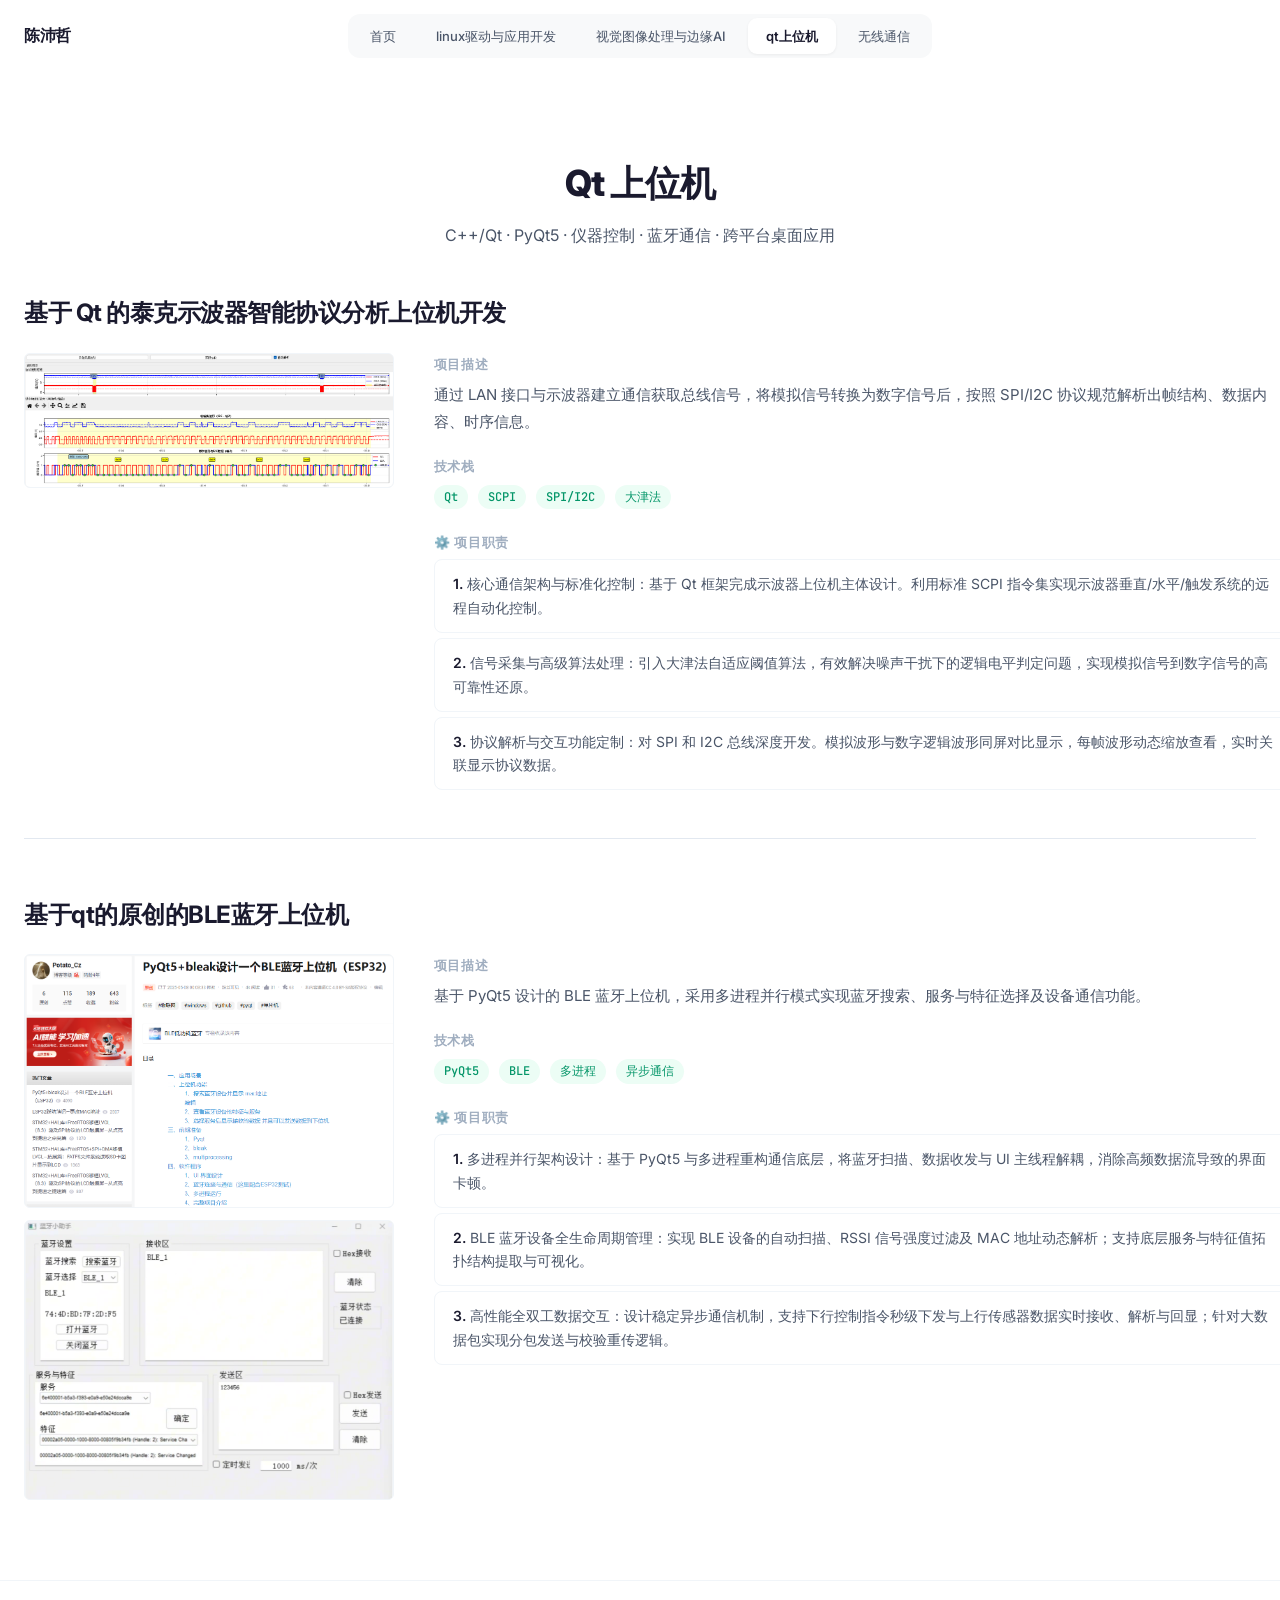
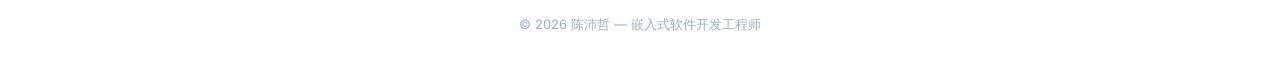
<file: qt-tool.html>
<!DOCTYPE html>
<html lang="zh-CN">
<head>
  <meta charset="UTF-8">
  <meta name="viewport" content="width=device-width, initial-scale=1.0">
  <meta name="description" content="Qt上位机开发 — 泰克示波器协议分析、BLE蓝牙上位机">
  <meta name="author" content="陈沛哲">
  <meta property="og:title" content="Qt上位机 | 陈沛哲">
  <meta property="og:description" content="C++/Qt与PyQt5跨平台上位机应用开发 — 从仪器控制到无线通信全流程">
  <meta property="og:type" content="website">
  <link rel="icon" href="data:image/svg+xml,<svg xmlns='http://www.w3.org/2000/svg' viewBox='0 0 100 100'><rect width='100' height='100' rx='20' fill='%232563eb'/><text y='.68em' x='50' text-anchor='middle' font-size='50' font-family='monospace' font-weight='bold' fill='white'>CP</text></svg>">
  <title>Qt上位机 | 陈沛哲</title>
  <link rel="stylesheet" href="assets/css/style.css">
  <link rel="preconnect" href="https://fonts.googleapis.com">
  <link rel="preconnect" href="https://fonts.gstatic.com" crossorigin>
  <link href="https://fonts.googleapis.com/css2?family=Inter:wght@400;500;600;700;800&family=JetBrains+Mono:wght@400;500&display=swap" rel="stylesheet">
  <style>
    .proj-detail { margin-bottom: 60px; padding-bottom: 48px; border-bottom: 1px solid var(--border); }
    .proj-detail:last-child { border-bottom: none; margin-bottom: 0; padding-bottom: 0; }
    .proj-detail h2 { font-size: 24px; font-weight: 700; color: var(--text); margin-bottom: 24px; letter-spacing: -0.02em; line-height: 1.3; }
    .proj-split { display: flex; gap: 40px; }
    .proj-left { flex: 0 0 30%; min-width: 0; }
    .proj-left img { width: 100%; object-fit: contain; background: var(--bg-tertiary); border-radius: var(--radius-sm); border: 1px solid var(--border-light); cursor: pointer; transition: opacity 0.2s; display: block; }
    .proj-left img:hover { opacity: 0.85; }
    .img-1 img { max-height: 520px; }
    .img-2 { display: flex; flex-direction: column; gap: 12px; }
    .img-2 img { max-height: 280px; }
    .proj-right { flex: 0 0 70%; min-width: 0; display: flex; flex-direction: column; gap: 20px; }
    .proj-right .meta-block h4 { font-size: 13px; font-weight: 700; color: var(--text-tertiary); text-transform: uppercase; letter-spacing: 0.06em; margin-bottom: 6px; }
    .proj-right .meta-block p { font-size: 15px; color: var(--text-secondary); line-height: 1.8; margin: 0; }
    .proj-right .tags-row { display: flex; flex-wrap: wrap; gap: 6px; }
    .proj-right .duties-list { list-style: none; padding: 0; display: flex; flex-direction: column; gap: 5px; }
    .proj-right .duties-list li { font-size: 14px; color: var(--text-secondary); padding: 12px 18px; background: var(--bg); border: 1px solid var(--border-light); border-radius: 8px; line-height: 1.7; transition: box-shadow var(--transition); }
    .proj-right .duties-list li:hover { box-shadow: var(--shadow-sm); border-color: var(--border); }
    .proj-right .duties-list li strong { color: var(--text); font-weight: 600; }
    @media (max-width: 860px) { .proj-split { flex-direction: column; gap: 24px; } .proj-left, .proj-right { flex: 1 1 auto; } }
  </style>
</head>
<body>
<nav class="top-nav" id="navbar">
  <div class="nav-inner">
    <a href="index.html" class="nav-logo">陈沛哲</a>
    <div class="nav-links">
      <a href="index.html">首页</a>
      <a href="linux-driver.html">linux驱动与应用开发</a>
      <a href="vision-ai.html">视觉图像处理与边缘AI</a>
      <a href="qt-tool.html" class="active">qt上位机</a>
      <a href="wireless.html">无线通信</a>
    </div>
  </div>
</nav>

<section class="page-header">
  <div class="container">
    <h1>Qt 上位机</h1>
    <p>C++/Qt · PyQt5 · 仪器控制 · 蓝牙通信 · 跨平台桌面应用</p>
  </div>
</section>

<div class="container" style="padding-bottom:80px;" id="projectsContainer"></div>

<footer class="footer"><div class="container"><p>© 2026 陈沛哲 — 嵌入式软件开发工程师</p></div></footer>

<script src="assets/js/main.js"></script>
<script>
  const modal = new Modal(); initLightbox();
  const projectData = {
    proj8:{title:"基于 Qt 的泰克示波器智能协议分析上位机开发",desc:"通过 LAN 接口与示波器建立通信获取总线信号，将模拟信号转换为数字信号后，按照 SPI/I2C 协议规范解析出帧结构、数据内容、时序信息。",tags:["Qt","SCPI","SPI/I2C","大津法"],images:["assets/images/image 7.png"],duties:["核心通信架构与标准化控制：基于 Qt 框架完成示波器上位机主体设计。利用标准 SCPI 指令集实现示波器垂直/水平/触发系统的远程自动化控制。","信号采集与高级算法处理：引入大津法自适应阈值算法，有效解决噪声干扰下的逻辑电平判定问题，实现模拟信号到数字信号的高可靠性还原。","协议解析与交互功能定制：对 SPI 和 I2C 总线深度开发。模拟波形与数字逻辑波形同屏对比显示，每帧波形动态缩放查看，实时关联显示协议数据。"]},
    proj10:{title:"基于qt的原创的BLE蓝牙上位机",desc:"基于 PyQt5 设计的 BLE 蓝牙上位机，采用多进程并行模式实现蓝牙搜索、服务与特征选择及设备通信功能。",tags:["PyQt5","BLE","多进程","异步通信"],images:["assets/images/image 9.png","assets/images/image 10.png"],duties:["多进程并行架构设计：基于 PyQt5 与多进程重构通信底层，将蓝牙扫描、数据收发与 UI 主线程解耦，消除高频数据流导致的界面卡顿。","BLE 蓝牙设备全生命周期管理：实现 BLE 设备的自动扫描、RSSI 信号强度过滤及 MAC 地址动态解析；支持底层服务与特征值拓扑结构提取与可视化。","高性能全双工数据交互：设计稳定异步通信机制，支持下行控制指令秒级下发与上行传感器数据实时接收、解析与回显；针对大数据包实现分包发送与校验重传逻辑。"]}
  };
  function dutySummary(d){const i=d.indexOf("：");return i>0?d.substring(0,i):d.split(":")[0];}
  const container=document.getElementById("projectsContainer"),ids=["proj8","proj10"];
  ids.forEach(id=>{
    const d=projectData[id],n=d.images.length;
    let imgs;
    if(n===1) imgs=`<img src="${d.images[0]}" alt="${d.title}" loading="lazy">`;
    else imgs=d.images.map(s=>`<img src="${s}" alt="${d.title}" loading="lazy">`).join("");
    const tags=d.tags.map(t=>`<span class="tag">${t}</span>`).join(" ");
    const duties=d.duties.map((duty,i)=>`<li><strong>${i+1}.</strong> ${duty}</li>`).join("");
    const card=document.createElement("div");card.className="proj-detail reveal";
    card.innerHTML=`<h2>${d.title}</h2><div class="proj-split"><div class="proj-left img-${n}">${imgs}</div><div class="proj-right"><div class="meta-block"><h4>项目描述</h4><p>${d.desc}</p></div><div class="meta-block"><h4>技术栈</h4><div class="tags-row">${tags}</div></div><div class="meta-block"><h4>⚙️ 项目职责</h4><ol class="duties-list">${duties}</ol></div></div></div>`;
    container.appendChild(card);
  });
  document.querySelectorAll(".proj-left img").forEach(img=>{img.addEventListener("click",function(){const s=this.getAttribute("src");let f;for(const id of ids){if(projectData[id].images.includes(s)){f=projectData[id];break;}}if(!f)return;const d=f;modal.open(`<h2>${d.title}</h2><p class="desc">${d.desc}</p><div class="modal-gallery">${d.images.map(s=>`<img src="${s}" alt="">`).join("")}</div><div style="margin:12px 0;">${d.tags.map(t=>`<span class="tag">${t}</span>`).join(" ")}</div><h3>⚙️ 项目职责</h3><div class="modal-duties">${d.duties.map((duty,i)=>`<div><strong>${i+1}.</strong> ${duty}</div>`).join("")}</div>`);});});
</script>
</body>
</html>
</file>
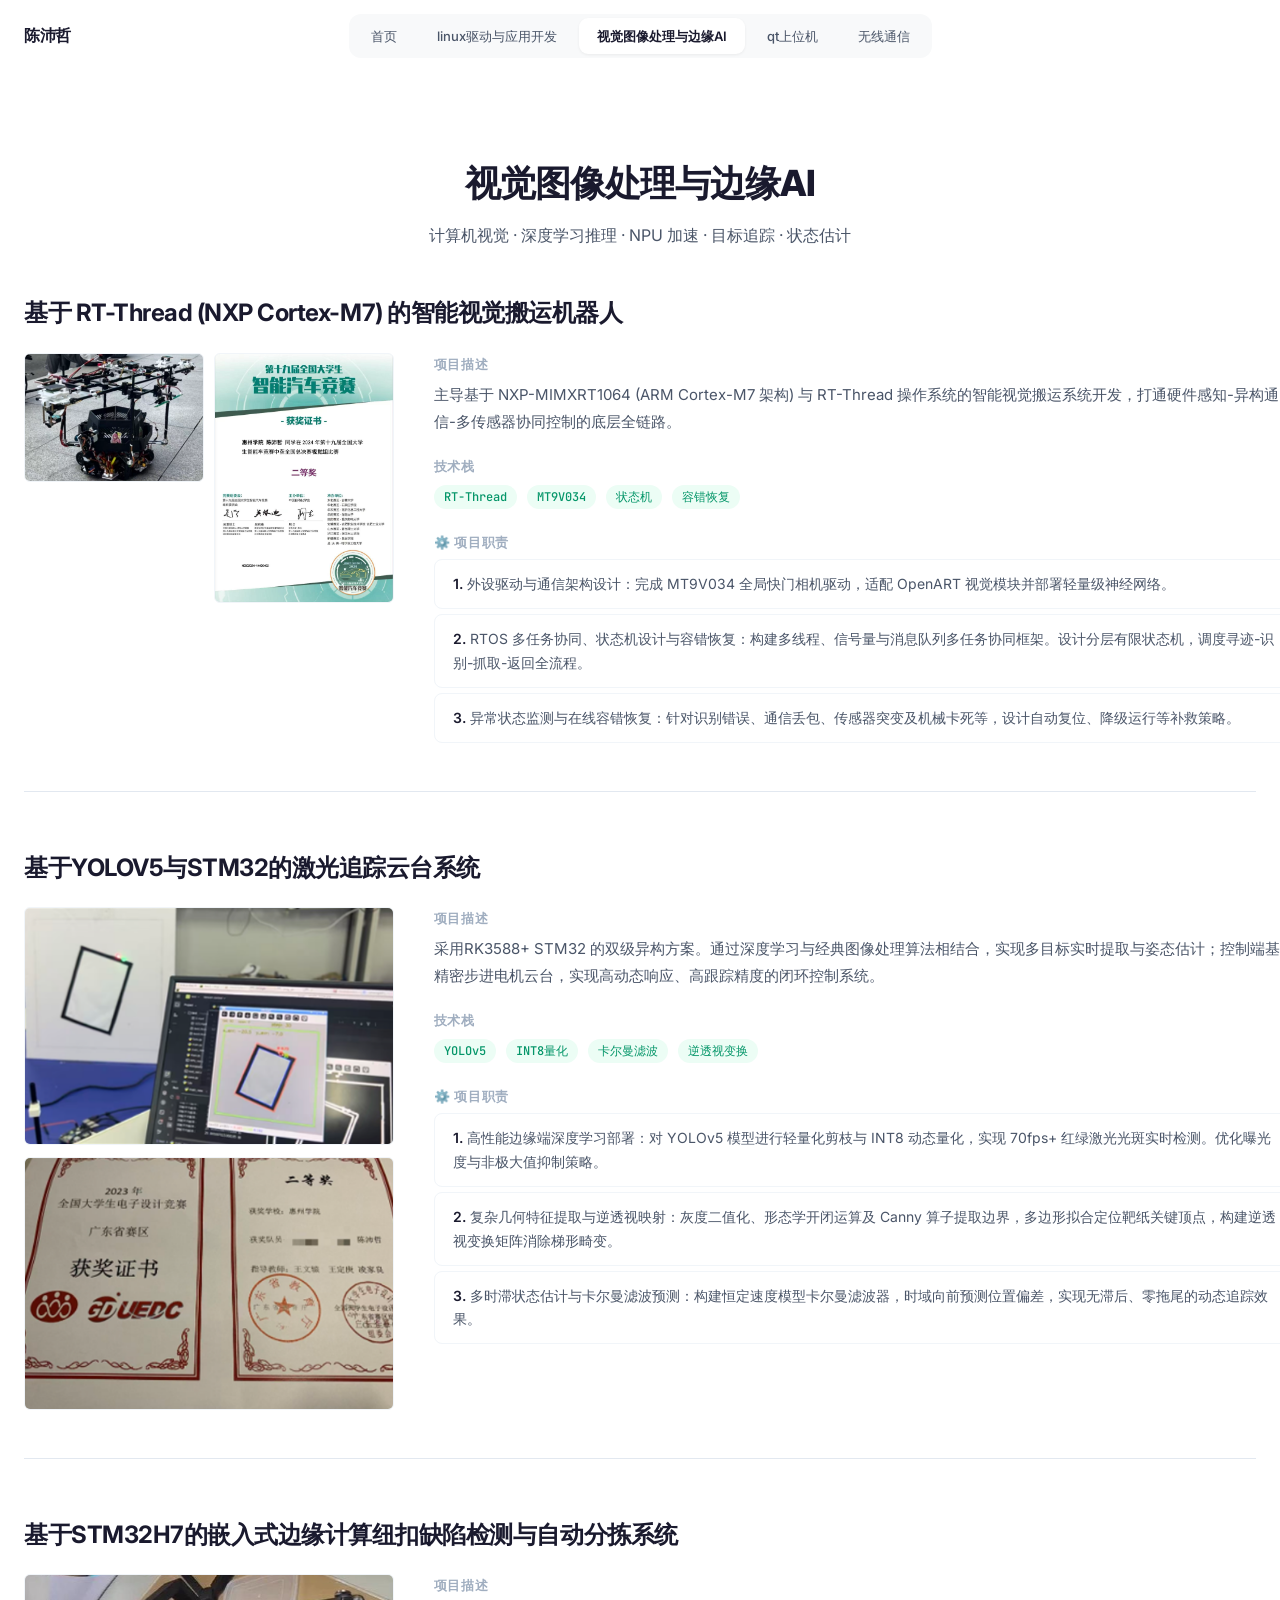
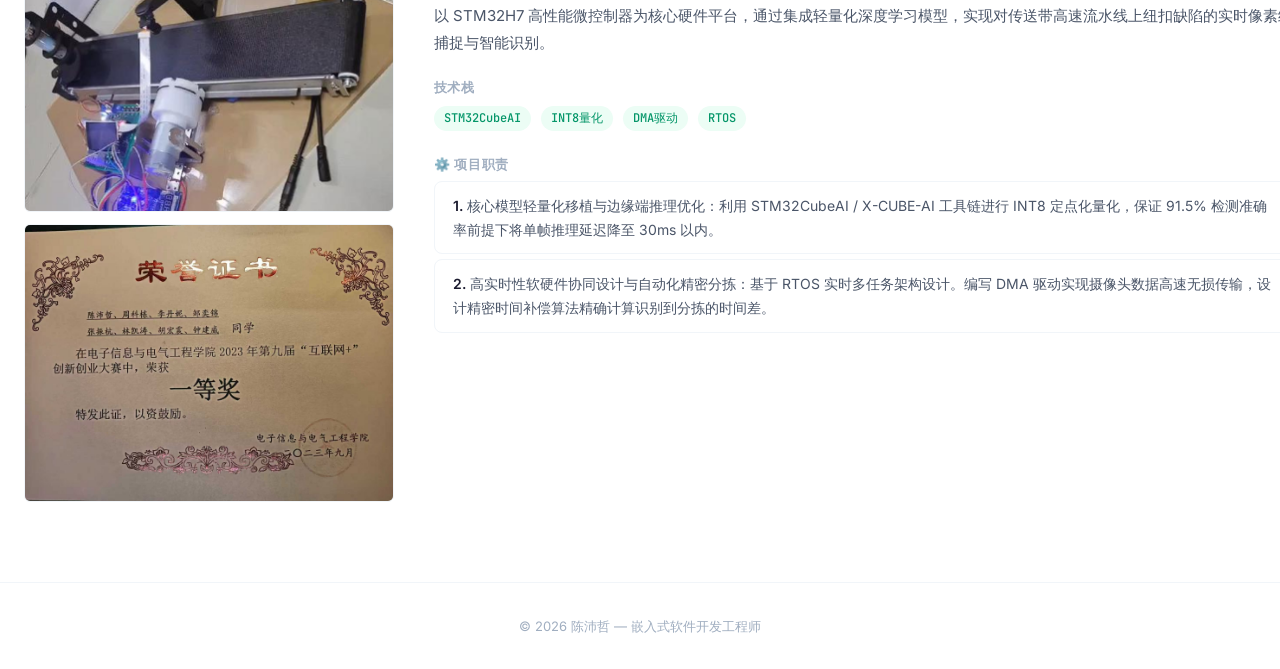
<file: vision-ai.html>
<!DOCTYPE html>
<html lang="zh-CN">
<head>
  <meta charset="UTF-8">
  <meta name="viewport" content="width=device-width, initial-scale=1.0">
  <meta name="description" content="视觉图像处理与边缘AI — YOLO检测、OpenVINO部署、NPU推理、卡尔曼滤波追踪">
  <meta name="author" content="陈沛哲">
  <meta property="og:title" content="视觉图像处理与边缘AI | 陈沛哲">
  <meta property="og:description" content="从图像采集到深度学习推理 — 5个完整项目覆盖计算机视觉与边缘AI全栈技术">
  <meta property="og:type" content="website">
  <link rel="icon" href="data:image/svg+xml,<svg xmlns='http://www.w3.org/2000/svg' viewBox='0 0 100 100'><rect width='100' height='100' rx='20' fill='%232563eb'/><text y='.68em' x='50' text-anchor='middle' font-size='50' font-family='monospace' font-weight='bold' fill='white'>CP</text></svg>">
  <title>视觉图像处理与边缘AI | 陈沛哲</title>
  <link rel="stylesheet" href="assets/css/style.css">
  <link rel="preconnect" href="https://fonts.googleapis.com">
  <link rel="preconnect" href="https://fonts.gstatic.com" crossorigin>
  <link href="https://fonts.googleapis.com/css2?family=Inter:wght@400;500;600;700;800&family=JetBrains+Mono:wght@400;500&display=swap" rel="stylesheet">
  <style>
    .proj-detail { margin-bottom: 60px; padding-bottom: 48px; border-bottom: 1px solid var(--border); }
    .proj-detail:last-child { border-bottom: none; margin-bottom: 0; padding-bottom: 0; }
    .proj-detail h2 { font-size: 24px; font-weight: 700; color: var(--text); margin-bottom: 24px; letter-spacing: -0.02em; line-height: 1.3; }
    .proj-split { display: flex; gap: 40px; }
    .proj-left { flex: 0 0 30%; min-width: 0; }
    .proj-left img { width: 100%; object-fit: contain; background: var(--bg-tertiary); border-radius: var(--radius-sm); border: 1px solid var(--border-light); cursor: pointer; transition: opacity 0.2s; display: block; }
    .proj-left img:hover { opacity: 0.85; }
    .img-1 img { max-height: 520px; }
    .img-2 { display: flex; flex-direction: column; gap: 12px; }
    .img-2 img { max-height: 280px; }
    .img-2-h { display: grid; grid-template-columns: 1fr 1fr; gap: 10px; }
    .img-2-h img { max-height: 280px; }
    .img-3 { display: flex; gap: 10px; }
    .img-3 .img-main { flex: 1 1 55%; max-height: 440px; align-self: stretch; object-fit: contain; }
    .img-3 .img-stack { flex: 1 1 45%; display: flex; flex-direction: column; gap: 8px; }
    .img-3 .img-stack img { max-height: 216px; flex: 1; }
    .img-4 { display: grid; grid-template-columns: 1fr 1fr; gap: 10px; }
    .img-4 img { max-height: 280px; }
    .proj-right { flex: 0 0 70%; min-width: 0; display: flex; flex-direction: column; gap: 20px; }
    .proj-right .meta-block h4 { font-size: 13px; font-weight: 700; color: var(--text-tertiary); text-transform: uppercase; letter-spacing: 0.06em; margin-bottom: 6px; }
    .proj-right .meta-block p { font-size: 15px; color: var(--text-secondary); line-height: 1.8; margin: 0; }
    .proj-right .tags-row { display: flex; flex-wrap: wrap; gap: 6px; }
    .proj-right .duties-list { list-style: none; padding: 0; display: flex; flex-direction: column; gap: 5px; }
    .proj-right .duties-list li { font-size: 14px; color: var(--text-secondary); padding: 12px 18px; background: var(--bg); border: 1px solid var(--border-light); border-radius: 8px; line-height: 1.7; transition: box-shadow var(--transition); }
    .proj-right .duties-list li:hover { box-shadow: var(--shadow-sm); border-color: var(--border); }
    .proj-right .duties-list li strong { color: var(--text); font-weight: 600; }
    @media (max-width: 860px) { .proj-split { flex-direction: column; gap: 24px; } .proj-left, .proj-right { flex: 1 1 auto; } .img-3 { flex-direction: column; } .img-3 .img-main, .img-3 .img-stack img { max-height: 360px; } .img-4 { grid-template-columns: 1fr; } }
  </style>
</head>
<body>
<nav class="top-nav" id="navbar">
  <div class="nav-inner">
    <a href="index.html" class="nav-logo">陈沛哲</a>
    <div class="nav-links">
      <a href="index.html">首页</a>
      <a href="linux-driver.html">linux驱动与应用开发</a>
      <a href="vision-ai.html" class="active">视觉图像处理与边缘AI</a>
      <a href="qt-tool.html">qt上位机</a>
      <a href="wireless.html">无线通信</a>
    </div>
  </div>
</nav>

<section class="page-header">
  <div class="container">
    <h1>视觉图像处理与边缘AI</h1>
    <p>计算机视觉 · 深度学习推理 · NPU 加速 · 目标追踪 · 状态估计</p>
  </div>
</section>

<div class="container" style="padding-bottom:80px;" id="projectsContainer"></div>

<footer class="footer"><div class="container"><p>© 2026 陈沛哲 — 嵌入式软件开发工程师</p></div></footer>

<script src="assets/js/main.js"></script>
<script>
  const modal = new Modal(); initLightbox();
  const projectData = {
    proj7:{title:"基于YOLOV5与STM32的激光追踪云台系统",desc:"采用RK3588+ STM32 的双级异构方案。通过深度学习与经典图像处理算法相结合，实现多目标实时提取与姿态估计；控制端基于精密步进电机云台，实现高动态响应、高跟踪精度的闭环控制系统。",tags:["YOLOv5","INT8量化","卡尔曼滤波","逆透视变换"],images:["assets/images/image61.png","assets/images/image62.png"],duties:["高性能边缘端深度学习部署：对 YOLOv5 模型进行轻量化剪枝与 INT8 动态量化，实现 70fps+ 红绿激光光斑实时检测。优化曝光度与非极大值抑制策略。","复杂几何特征提取与逆透视映射：灰度二值化、形态学开闭运算及 Canny 算子提取边界，多边形拟合定位靶纸关键顶点，构建逆透视变换矩阵消除梯形畸变。","多时滞状态估计与卡尔曼滤波预测：构建恒定速度模型卡尔曼滤波器，时域向前预测位置偏差，实现无滞后、零拖尾的动态追踪效果。"]},
    proj11:{title:"基于STM32H7的嵌入式边缘计算纽扣缺陷检测与自动分拣系统",desc:"以 STM32H7 高性能微控制器为核心硬件平台，通过集成轻量化深度学习模型，实现对传送带高速流水线上纽扣缺陷的实时像素级捕捉与智能识别。",tags:["STM32CubeAI","INT8量化","DMA驱动","RTOS"],images:["assets/images/image 11.png","assets/images/5ab1902f911ac608351e6508419c0bbd.jpg"],duties:["核心模型轻量化移植与边缘端推理优化：利用 STM32CubeAI / X-CUBE-AI 工具链进行 INT8 定点化量化，保证 91.5% 检测准确率前提下将单帧推理延迟降至 30ms 以内。","高实时性软硬件协同设计与自动化精密分拣：基于 RTOS 实时多任务架构设计。编写 DMA 驱动实现摄像头数据高速无损传输，设计精密时间补偿算法精确计算识别到分拣的时间差。"]},
    proj5:{title:"基于 RT-Thread (NXP Cortex-M7) 的智能视觉搬运机器人",desc:"主导基于 NXP-MIMXRT1064 (ARM Cortex-M7 架构) 与 RT-Thread 操作系统的智能视觉搬运系统开发，打通硬件感知-异构通信-多传感器协同控制的底层全链路。",tags:["RT-Thread","MT9V034","状态机","容错恢复"],images:["assets/images/ee0c69c3-e183-4396-9551-55fc8c8935d2.png","assets/images/d6c4e611b5b53f5b84a8a3f2ed5920a0.jpg"],duties:["外设驱动与通信架构设计：完成 MT9V034 全局快门相机驱动，适配 OpenART 视觉模块并部署轻量级神经网络。","RTOS 多任务协同、状态机设计与容错恢复：构建多线程、信号量与消息队列多任务协同框架。设计分层有限状态机，调度寻迹-识别-抓取-返回全流程。","异常状态监测与在线容错恢复：针对识别错误、通信丢包、传感器突变及机械卡死等，设计自动复位、降级运行等补救策略。"]}
  };
  function dutySummary(d){const i=d.indexOf("：");return i>0?d.substring(0,i):d.split(":")[0];}
  const container=document.getElementById("projectsContainer"),ids=["proj5","proj7","proj11"];
  ids.forEach(id=>{
    const d=projectData[id],n=d.images.length;
    let imgs;
    if(n===1) imgs=`<img src="${d.images[0]}" alt="${d.title}" loading="lazy">`;
    else if(n===3){imgs=`<img src="${d.images[0]}" alt="${d.title}" loading="lazy" class="img-main"><div class="img-stack"><img src="${d.images[1]}" alt="${d.title}" loading="lazy"><img src="${d.images[2]}" alt="${d.title}" loading="lazy"></div>`;}
    else imgs=d.images.map(s=>`<img src="${s}" alt="${d.title}" loading="lazy">`).join("");
    const tags=d.tags.map(t=>`<span class="tag">${t}</span>`).join(" ");
    const duties=d.duties.map((duty,i)=>`<li><strong>${i+1}.</strong> ${duty}</li>`).join("");
    const imgCls=(id==="proj5")?"img-2-h":`img-${n}`;
    const card=document.createElement("div");card.className="proj-detail reveal";
    card.innerHTML=`<h2>${d.title}</h2><div class="proj-split"><div class="proj-left ${imgCls}">${imgs}</div><div class="proj-right"><div class="meta-block"><h4>项目描述</h4><p>${d.desc}</p></div><div class="meta-block"><h4>技术栈</h4><div class="tags-row">${tags}</div></div><div class="meta-block"><h4>⚙️ 项目职责</h4><ol class="duties-list">${duties}</ol></div></div></div>`;
    container.appendChild(card);
  });
  document.querySelectorAll(".proj-left img").forEach(img=>{img.addEventListener("click",function(){const s=this.getAttribute("src");let f;for(const id of ids){if(projectData[id].images.includes(s)){f=projectData[id];break;}}if(!f)return;const d=f;modal.open(`<h2>${d.title}</h2><p class="desc">${d.desc}</p><div class="modal-gallery">${d.images.map(s=>`<img src="${s}" alt="">`).join("")}</div><div style="margin:12px 0;">${d.tags.map(t=>`<span class="tag">${t}</span>`).join(" ")}</div><h3>⚙️ 项目职责</h3><div class="modal-duties">${d.duties.map((duty,i)=>`<div><strong>${i+1}.</strong> ${duty}</div>`).join("")}</div>`);});});
</script>
</body>
</html>
</file>
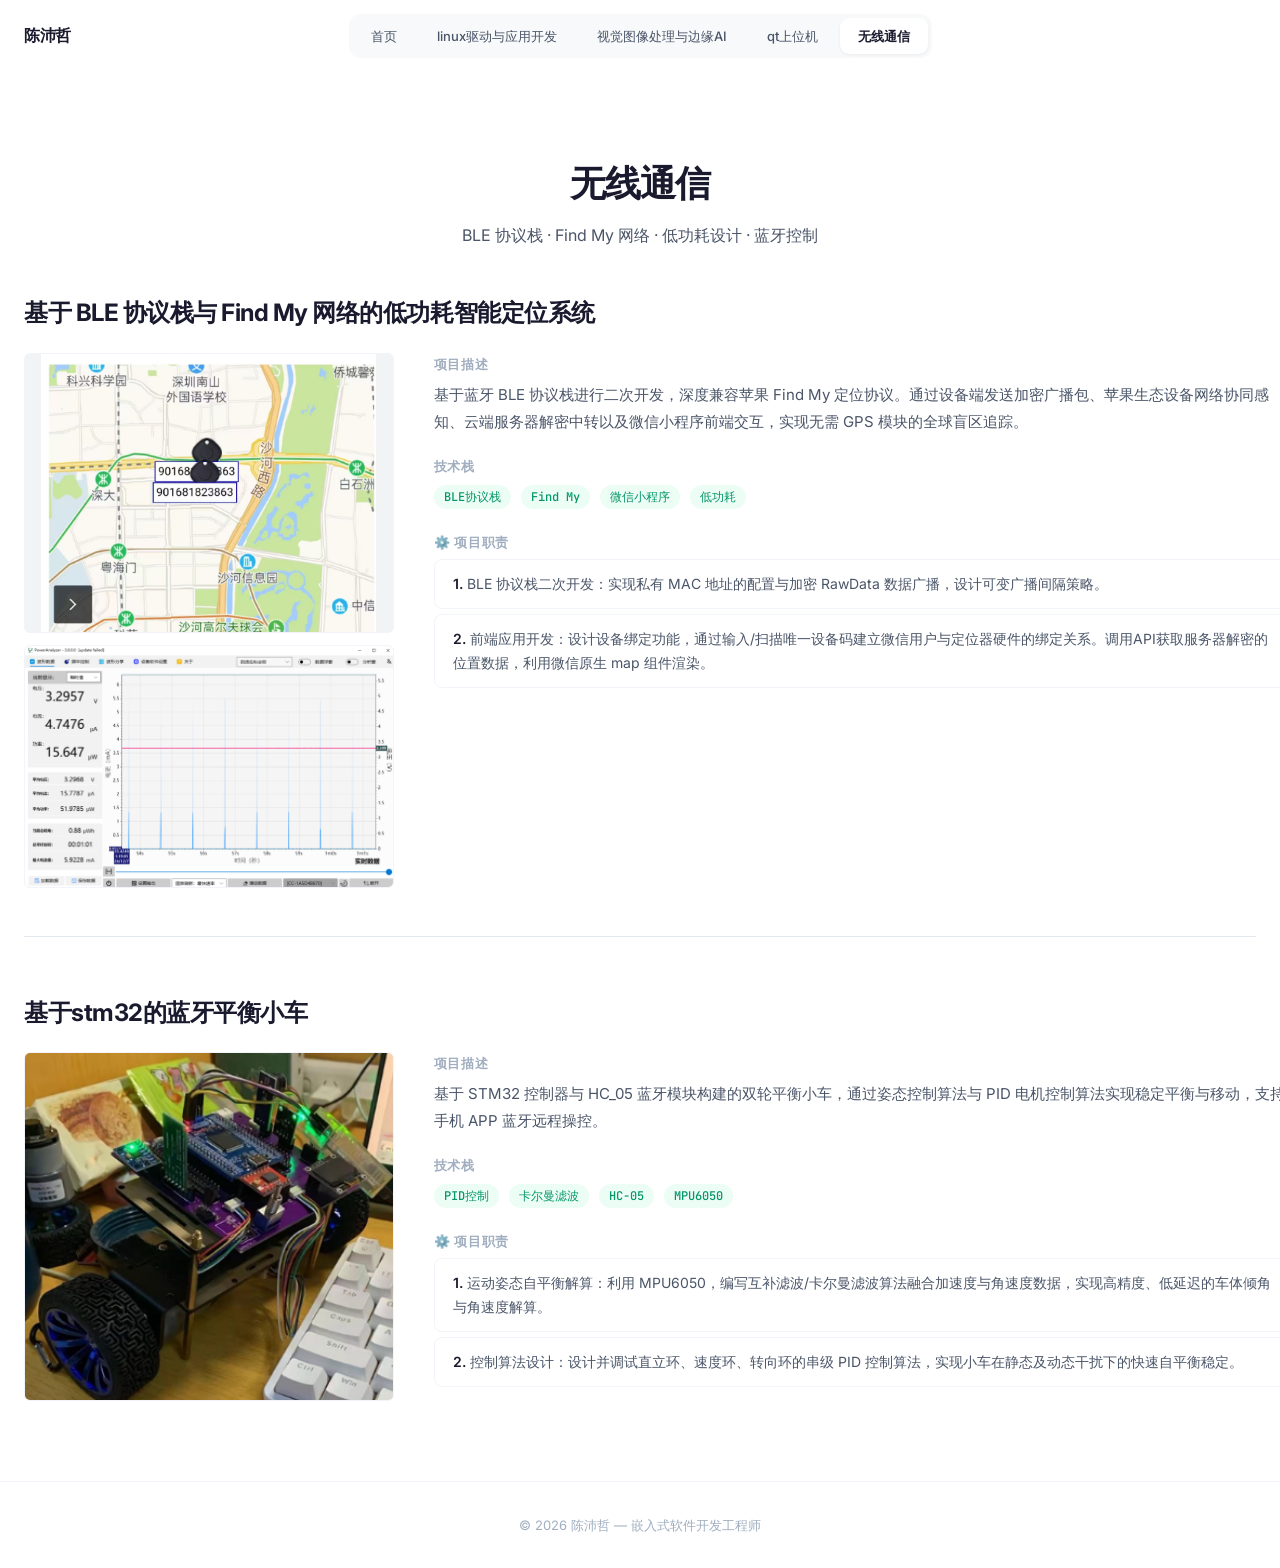
<file: wireless.html>
<!DOCTYPE html>
<html lang="zh-CN">
<head>
  <meta charset="UTF-8">
  <meta name="viewport" content="width=device-width, initial-scale=1.0">
  <meta name="description" content="无线通信 — BLE协议栈、Find My网络定位、蓝牙平衡小车">
  <meta name="author" content="陈沛哲">
  <meta property="og:title" content="无线通信 | 陈沛哲">
  <meta property="og:description" content="BLE协议栈深度定制、Find My网络、低功耗无线通信 — 从底层协议到应用系统">
  <meta property="og:type" content="website">
  <link rel="icon" href="data:image/svg+xml,<svg xmlns='http://www.w3.org/2000/svg' viewBox='0 0 100 100'><rect width='100' height='100' rx='20' fill='%232563eb'/><text y='.68em' x='50' text-anchor='middle' font-size='50' font-family='monospace' font-weight='bold' fill='white'>CP</text></svg>">
  <title>无线通信 | 陈沛哲</title>
  <link rel="stylesheet" href="assets/css/style.css">
  <link rel="preconnect" href="https://fonts.googleapis.com">
  <link rel="preconnect" href="https://fonts.gstatic.com" crossorigin>
  <link href="https://fonts.googleapis.com/css2?family=Inter:wght@400;500;600;700;800&family=JetBrains+Mono:wght@400;500&display=swap" rel="stylesheet">
  <style>
    .proj-detail { margin-bottom: 60px; padding-bottom: 48px; border-bottom: 1px solid var(--border); }
    .proj-detail:last-child { border-bottom: none; margin-bottom: 0; padding-bottom: 0; }
    .proj-detail h2 { font-size: 24px; font-weight: 700; color: var(--text); margin-bottom: 24px; letter-spacing: -0.02em; line-height: 1.3; }
    .proj-split { display: flex; gap: 40px; }
    .proj-left { flex: 0 0 30%; min-width: 0; }
    .proj-left img { width: 100%; object-fit: contain; background: var(--bg-tertiary); border-radius: var(--radius-sm); border: 1px solid var(--border-light); cursor: pointer; transition: opacity 0.2s; display: block; }
    .proj-left img:hover { opacity: 0.85; }
    .img-1 img { max-height: 520px; }
    .img-2 { display: flex; flex-direction: column; gap: 12px; }
    .img-2 img { max-height: 280px; }
    .proj-right { flex: 0 0 70%; min-width: 0; display: flex; flex-direction: column; gap: 20px; }
    .proj-right .meta-block h4 { font-size: 13px; font-weight: 700; color: var(--text-tertiary); text-transform: uppercase; letter-spacing: 0.06em; margin-bottom: 6px; }
    .proj-right .meta-block p { font-size: 15px; color: var(--text-secondary); line-height: 1.8; margin: 0; }
    .proj-right .tags-row { display: flex; flex-wrap: wrap; gap: 6px; }
    .proj-right .duties-list { list-style: none; padding: 0; display: flex; flex-direction: column; gap: 5px; }
    .proj-right .duties-list li { font-size: 14px; color: var(--text-secondary); padding: 12px 18px; background: var(--bg); border: 1px solid var(--border-light); border-radius: 8px; line-height: 1.7; transition: box-shadow var(--transition); }
    .proj-right .duties-list li:hover { box-shadow: var(--shadow-sm); border-color: var(--border); }
    .proj-right .duties-list li strong { color: var(--text); font-weight: 600; }
    @media (max-width: 860px) { .proj-split { flex-direction: column; gap: 24px; } .proj-left, .proj-right { flex: 1 1 auto; } }
  </style>
</head>
<body>
<nav class="top-nav" id="navbar">
  <div class="nav-inner">
    <a href="index.html" class="nav-logo">陈沛哲</a>
    <div class="nav-links">
      <a href="index.html">首页</a>
      <a href="linux-driver.html">linux驱动与应用开发</a>
      <a href="vision-ai.html">视觉图像处理与边缘AI</a>
      <a href="qt-tool.html">qt上位机</a>
      <a href="wireless.html" class="active">无线通信</a>
    </div>
  </div>
</nav>

<section class="page-header">
  <div class="container">
    <h1>无线通信</h1>
    <p>BLE 协议栈 · Find My 网络 · 低功耗设计 · 蓝牙控制</p>
  </div>
</section>

<div class="container" style="padding-bottom:80px;" id="projectsContainer"></div>

<footer class="footer"><div class="container"><p>© 2026 陈沛哲 — 嵌入式软件开发工程师</p></div></footer>

<script src="assets/js/main.js"></script>
<script>
  const modal = new Modal(); initLightbox();
  const projectData = {
    proj9:{title:"基于 BLE 协议栈与 Find My 网络的低功耗智能定位系统",desc:"基于蓝牙 BLE 协议栈进行二次开发，深度兼容苹果 Find My 定位协议。通过设备端发送加密广播包、苹果生态设备网络协同感知、云端服务器解密中转以及微信小程序前端交互，实现无需 GPS 模块的全球盲区追踪。",tags:["BLE协议栈","Find My","微信小程序","低功耗"],images:["assets/images/image 8.png","assets/images/50d1991495520fcaa28776654e4e07e0.png"],duties:["BLE 协议栈二次开发：实现私有 MAC 地址的配置与加密 RawData 数据广播，设计可变广播间隔策略。","前端应用开发：设计设备绑定功能，通过输入/扫描唯一设备码建立微信用户与定位器硬件的绑定关系。调用API获取服务器解密的位置数据，利用微信原生 map 组件渲染。"]},
    proj12:{title:"基于stm32的蓝牙平衡小车",desc:"基于 STM32 控制器与 HC_05 蓝牙模块构建的双轮平衡小车，通过姿态控制算法与 PID 电机控制算法实现稳定平衡与移动，支持手机 APP 蓝牙远程操控。",tags:["PID控制","卡尔曼滤波","HC-05","MPU6050"],images:["assets/images/image 12.png"],duties:["运动姿态自平衡解算：利用 MPU6050，编写互补滤波/卡尔曼滤波算法融合加速度与角速度数据，实现高精度、低延迟的车体倾角与角速度解算。","控制算法设计：设计并调试直立环、速度环、转向环的串级 PID 控制算法，实现小车在静态及动态干扰下的快速自平衡稳定。"]}
  };
  function dutySummary(d){const i=d.indexOf("：");return i>0?d.substring(0,i):d.split(":")[0];}
  const container=document.getElementById("projectsContainer"),ids=["proj9","proj12"];
  ids.forEach(id=>{
    const d=projectData[id],n=d.images.length;
    let imgs;
    if(n===1) imgs=`<img src="${d.images[0]}" alt="${d.title}" loading="lazy">`;
    else imgs=d.images.map(s=>`<img src="${s}" alt="${d.title}" loading="lazy">`).join("");
    const tags=d.tags.map(t=>`<span class="tag">${t}</span>`).join(" ");
    const duties=d.duties.map((duty,i)=>`<li><strong>${i+1}.</strong> ${duty}</li>`).join("");
    const card=document.createElement("div");card.className="proj-detail reveal";
    card.innerHTML=`<h2>${d.title}</h2><div class="proj-split"><div class="proj-left img-${n}">${imgs}</div><div class="proj-right"><div class="meta-block"><h4>项目描述</h4><p>${d.desc}</p></div><div class="meta-block"><h4>技术栈</h4><div class="tags-row">${tags}</div></div><div class="meta-block"><h4>⚙️ 项目职责</h4><ol class="duties-list">${duties}</ol></div></div></div>`;
    container.appendChild(card);
  });
  document.querySelectorAll(".proj-left img").forEach(img=>{img.addEventListener("click",function(){const s=this.getAttribute("src");let f;for(const id of ids){if(projectData[id].images.includes(s)){f=projectData[id];break;}}if(!f)return;const d=f;modal.open(`<h2>${d.title}</h2><p class="desc">${d.desc}</p><div class="modal-gallery">${d.images.map(s=>`<img src="${s}" alt="">`).join("")}</div><div style="margin:12px 0;">${d.tags.map(t=>`<span class="tag">${t}</span>`).join(" ")}</div><h3>⚙️ 项目职责</h3><div class="modal-duties">${d.duties.map((duty,i)=>`<div><strong>${i+1}.</strong> ${duty}</div>`).join("")}</div>`);});});
</script>
</body>
</html>
</file>
<file: assets/css/style.css>
/* === CSS Variables === */
:root {
  --bg: #ffffff;
  --bg-secondary: #f8f9fa;
  --bg-tertiary: #f1f3f5;
  --text: #1a1a2e;
  --text-secondary: #4a5568;
  --text-tertiary: #a0aec0;
  --accent: #2563eb;
  --accent-hover: #1d4ed8;
  --accent-light: #eff6ff;
  --border: #e2e8f0;
  --border-light: #f1f5f9;
  --tag-bg: #ecfdf5;
  --tag-color: #059669;
  --font-sans: 'Inter', -apple-system, 'PingFang SC', 'Microsoft YaHei', sans-serif;
  --font-mono: 'JetBrains Mono', 'Fira Code', 'Courier New', monospace;
  --max-width: 1800px;
  --radius-sm: 6px;
  --radius: 12px;
  --radius-lg: 16px;
  --shadow-sm: 0 1px 3px rgba(0,0,0,0.06);
  --shadow: 0 4px 16px rgba(0,0,0,0.08);
  --shadow-lg: 0 8px 30px rgba(0,0,0,0.12);
  --transition: 0.25s cubic-bezier(0.4, 0, 0.2, 1);
}

/* === Reset === */
*, *::before, *::after { box-sizing: border-box; margin: 0; padding: 0; }

html { scroll-behavior: smooth; }

body {
  background: var(--bg);
  color: var(--text);
  font-family: var(--font-sans);
  line-height: 1.7;
  -webkit-font-smoothing: antialiased;
}

a { color: var(--accent); text-decoration: none; transition: color var(--transition); }
a:hover { color: var(--accent-hover); }

img { max-width: 100%; display: block; }

/* === Container === */
.container { max-width: var(--max-width); margin: 0 auto; padding: 0 24px; }

/* === Section === */
.section { padding: 80px 0; }
.section-alt { background: var(--bg-secondary); }
.section-title {
  font-size: 28px;
  font-weight: 700;
  color: var(--text);
  margin-bottom: 8px;
  letter-spacing: -0.02em;
}
.section-subtitle {
  font-size: 16px;
  color: var(--text-tertiary);
  margin-bottom: 40px;
}

/* === Top Nav === */
.top-nav {
  position: sticky; top: 0; z-index: 100;
  background: rgba(255,255,255,0.85);
  backdrop-filter: blur(12px);
  -webkit-backdrop-filter: blur(12px);
  border-bottom: 1px solid transparent;
  transition: border-color var(--transition), box-shadow var(--transition);
}
.top-nav.scrolled {
  border-bottom-color: var(--border);
  box-shadow: 0 1px 3px rgba(0,0,0,0.04);
}
.nav-inner {
  max-width: var(--max-width); margin: 0 auto;
  padding: 14px 24px;
  display: flex; align-items: center; justify-content: center;
  position: relative;
}
.nav-logo {
  position: absolute; left: 24px;
  font-size: 16px; font-weight: 700; color: var(--text);
  font-family: var(--font-sans);
  letter-spacing: -0.02em;
  text-decoration: none;
}
.nav-logo:hover { color: var(--accent); }
.nav-links {
  display: flex; gap: 4px; align-items: center;
  background: var(--bg-secondary);
  border-radius: 12px;
  padding: 4px;
}
.nav-links a {
  font-size: 13px; font-weight: 500;
  color: var(--text-secondary);
  padding: 7px 18px;
  border-radius: 9px;
  transition: all var(--transition);
  white-space: nowrap;
}
.nav-links a:hover { color: var(--text); background: var(--bg); box-shadow: var(--shadow-sm); }
.nav-links a.active { background: var(--bg); color: var(--text); font-weight: 600; box-shadow: var(--shadow-sm); }

/* === Hero === */
.hero { padding: 100px 0 60px; text-align: center; }
.hero h1 {
  font-size: 48px; font-weight: 800; letter-spacing: -0.03em;
  color: var(--text); line-height: 1.15;
}
.hero .role {
  font-size: 20px; color: var(--accent); font-weight: 500;
  margin-top: 12px;
}
.hero .tagline {
  font-size: 16px; color: var(--text-tertiary);
  max-width: 520px; margin: 16px auto 0; line-height: 1.7;
}

/* === Skills === */
.skills-grid { display: grid; gap: 32px; }
.skill-group h4 {
  font-size: 13px; font-weight: 600; color: var(--text-tertiary);
  text-transform: uppercase; letter-spacing: 0.06em;
  margin-bottom: 10px;
}
.skill-pills { display: flex; flex-wrap: wrap; gap: 8px; }
.skill-pill {
  display: inline-block;
  font-size: 14px; font-family: var(--font-mono);
  color: var(--tag-color); background: var(--tag-bg);
  padding: 5px 14px; border-radius: 20px;
  font-weight: 500;
  transition: all var(--transition);
}
.skill-pill:hover {
  background: var(--tag-color);
  color: #fff;
  transform: translateY(-1px);
  cursor: default;
}
.skill-pill a { color: inherit; }
.skill-pill a:hover { color: inherit; }

/* === Awards Cards === */
.awards-grid {
  display: grid;
  grid-template-columns: repeat(auto-fit, minmax(260px, 1fr));
  gap: 16px;
}
.award-card {
  background: var(--bg);
  border: 1px solid var(--border);
  border-radius: var(--radius);
  padding: 24px;
  text-align: center;
  transition: all var(--transition);
}
.award-card:hover {
  transform: translateY(-4px);
  box-shadow: var(--shadow-lg);
  border-color: transparent;
}
.award-icon { font-size: 32px; margin-bottom: 8px; }
.award-card h3 { font-size: 15px; font-weight: 600; color: var(--text); margin-bottom: 4px; }
.award-level {
  display: inline-block; font-size: 13px; font-weight: 600;
  color: var(--accent); background: var(--accent-light);
  padding: 2px 10px; border-radius: var(--radius-sm);
  margin: 6px 0;
}
.award-year { font-size: 13px; color: var(--text-tertiary); margin-top: 4px; }

/* === CTA Buttons === */
.cta-group { display: flex; gap: 16px; justify-content: center; flex-wrap: wrap; }
.btn {
  display: inline-flex; align-items: center; gap: 6px;
  font-size: 15px; font-weight: 600; font-family: var(--font-sans);
  padding: 12px 28px; border-radius: var(--radius);
  transition: all var(--transition);
  cursor: pointer; border: none;
}
.btn-primary {
  background: var(--accent); color: #fff;
  box-shadow: 0 2px 8px rgba(37,99,235,0.3);
}
.btn-primary:hover { background: var(--accent-hover); transform: translateY(-2px); box-shadow: 0 4px 16px rgba(37,99,235,0.4); color: #fff; }
.btn-outline {
  background: var(--bg); color: var(--accent);
  border: 2px solid var(--accent);
}
.btn-outline:hover { background: var(--accent-light); transform: translateY(-2px); color: var(--accent); }

/* === Footer === */
.footer {
  text-align: center; padding: 32px 0;
  color: var(--text-tertiary); font-size: 13px;
  border-top: 1px solid var(--border-light);
}

/* === Page Header === */
.page-header { padding: 80px 0 48px; text-align: center; }
.page-header h1 { font-size: 36px; font-weight: 800; letter-spacing: -0.03em; }
.page-header p { font-size: 16px; color: var(--text-secondary); margin-top: 8px; max-width: 520px; margin-left: auto; margin-right: auto; }

/* === Timeline (About page) === */
.timeline { position: relative; padding-left: 28px; }
.timeline::before {
  content: ""; position: absolute; left: 8px; top: 4px; bottom: 4px;
  width: 2px; background: var(--border);
}
.timeline-item { position: relative; margin-bottom: 32px; }
.timeline-dot {
  position: absolute; left: -24px; top: 6px;
  width: 14px; height: 14px;
  border-radius: 50%; background: var(--accent);
  border: 3px solid var(--bg);
  box-shadow: 0 0 0 3px var(--accent-light);
}
.timeline-card {
  background: var(--bg); border: 1px solid var(--border);
  border-radius: var(--radius); padding: 20px 24px;
  transition: all var(--transition);
}
.timeline-card:hover { box-shadow: var(--shadow); border-color: transparent; }
.timeline-card h3 { font-size: 17px; font-weight: 700; color: var(--text); }
.timeline-card .meta {
  font-size: 13px; color: var(--text-tertiary);
  margin: 4px 0 8px;
}
.timeline-card .meta strong { color: var(--text-secondary); font-weight: 600; }

/* === Tag Pills === */
.tag {
  display: inline-block;
  font-size: 12px; font-family: var(--font-mono);
  color: var(--tag-color); background: var(--tag-bg);
  padding: 2px 10px; border-radius: 20px;
  margin: 2px 4px 2px 0;
  font-weight: 500;
}

/* === Expandable === */
.expand-toggle {
  display: inline-flex; align-items: center; gap: 4px;
  font-size: 13px; font-weight: 600; color: var(--accent);
  cursor: pointer; margin-top: 8px;
  user-select: none;
  transition: color var(--transition);
}
.expand-toggle:hover { color: var(--accent-hover); }
.expand-arrow { font-size: 10px; transition: transform var(--transition); }
.expand-arrow.open { transform: rotate(90deg); }
.expand-body {
  display: none;
  margin-top: 12px; padding-top: 12px;
  border-top: 1px solid var(--border-light);
  color: var(--text-secondary); font-size: 14px; line-height: 1.8;
}

/* === Filter Bar === */
.filter-bar {
  position: sticky; top: 68px; z-index: 50;
  background: rgba(255,255,255,0.85);
  backdrop-filter: blur(12px);
  -webkit-backdrop-filter: blur(12px);
  padding: 12px 0; margin-bottom: 8px;
  display: flex; gap: 6px; flex-wrap: wrap;
  border-bottom: 1px solid var(--border-light);
}
.filter-btn {
  font-size: 13px; font-weight: 500;
  color: var(--text-secondary); background: transparent;
  border: 1px solid var(--border); padding: 6px 16px;
  border-radius: 20px; cursor: pointer;
  transition: all var(--transition);
  font-family: var(--font-sans);
}
.filter-btn:hover { color: var(--accent); border-color: var(--accent); }
.filter-btn.active {
  background: var(--accent); color: #fff;
  border-color: var(--accent);
}

/* === Project Section === */
.project-section { margin-bottom: 40px; }
.project-section-title {
  font-size: 18px; font-weight: 700; color: var(--text);
  margin-bottom: 16px; letter-spacing: -0.01em;
}
.project-grid {
  display: grid;
  grid-template-columns: repeat(auto-fill, minmax(280px, 1fr));
  gap: 20px;
}

/* === Project Card === */
.project-card {
  background: var(--bg); border: 1px solid var(--border);
  border-radius: var(--radius); overflow: hidden;
  cursor: pointer;
  transition: all var(--transition);
}
.project-card:hover {
  transform: translateY(-4px);
  box-shadow: var(--shadow-lg);
  border-color: transparent;
}
.project-card img {
  width: 100%; height: 180px; object-fit: cover;
  background: var(--bg-tertiary);
}
.project-card-body { padding: 18px 20px; }
.project-card-body h3 {
  font-size: 16px; font-weight: 700; color: var(--text);
  margin-bottom: 6px; line-height: 1.4;
}
.project-card-body p {
  font-size: 13px; color: var(--text-tertiary);
  line-height: 1.5; margin-bottom: 10px;
  display: -webkit-box; -webkit-line-clamp: 2; -webkit-box-orient: vertical;
  overflow: hidden;
}

/* === Education Card === */
.edu-card {
  background: var(--bg); border: 1px solid var(--border);
  border-radius: var(--radius); padding: 24px;
  display: flex; align-items: center; gap: 20px;
  transition: all var(--transition);
}
.edu-card:hover { box-shadow: var(--shadow); border-color: transparent; }
.edu-icon { font-size: 36px; flex-shrink: 0; }
.edu-card h3 { font-size: 18px; font-weight: 700; }
.edu-card .meta { font-size: 14px; color: var(--text-secondary); margin-top: 2px; }

/* === Modal === */
.modal-overlay {
  position: fixed; top: 0; left: 0; width: 100%; height: 100%;
  background: rgba(15,23,42,0.6);
  backdrop-filter: blur(4px);
  -webkit-backdrop-filter: blur(4px);
  display: flex; align-items: center; justify-content: center;
  z-index: 1000; padding: 20px;
  animation: fadeIn 0.2s ease;
}
@keyframes fadeIn { from { opacity: 0; } to { opacity: 1; } }
.modal-content {
  max-width: 780px; width: 100%; max-height: 90vh;
  background: var(--bg); border-radius: var(--radius-lg);
  box-shadow: var(--shadow-lg);
  overflow-y: auto;
  animation: modalIn 0.3s cubic-bezier(0.4, 0, 0.2, 1);
}
@keyframes modalIn {
  from { opacity: 0; transform: scale(0.95) translateY(10px); }
  to { opacity: 1; transform: scale(1) translateY(0); }
}
.modal-header {
  display: flex; align-items: center; gap: 8px;
  padding: 16px 20px; border-bottom: 1px solid var(--border-light);
  position: sticky; top: 0; background: var(--bg); z-index: 1;
}
.modal-close {
  width: 12px; height: 12px; border-radius: 50%;
  background: #ef4444; cursor: pointer; flex-shrink: 0;
  transition: transform var(--transition);
}
.modal-close:hover { transform: scale(1.2); }
.modal-header-title {
  font-size: 13px; color: var(--text-tertiary);
  font-family: var(--font-mono); margin-left: 8px;
}
.modal-body { padding: 24px; }
.modal-body h2 { font-size: 22px; font-weight: 700; color: var(--text); margin-bottom: 8px; letter-spacing: -0.02em; }
.modal-body h3 { font-size: 16px; font-weight: 700; color: var(--text); margin: 20px 0 8px; }
.modal-body .desc { color: var(--text-secondary); line-height: 1.7; margin-bottom: 16px; }
.modal-gallery { display: flex; gap: 10px; flex-wrap: wrap; margin: 16px 0; }
.modal-gallery img {
  width: calc(50% - 5px); border-radius: var(--radius-sm);
  cursor: pointer; border: 1px solid var(--border-light);
  transition: all var(--transition);
}
.modal-gallery img:hover { border-color: var(--accent); transform: scale(1.02); }
.modal-duties { margin-top: 12px; }
.modal-duties div {
  padding: 6px 0; font-size: 14px;
  color: var(--text-secondary); line-height: 1.7;
}
.modal-duties div strong { color: var(--text); }
.modal-nav-footer {
  display: flex; justify-content: space-between;
  padding: 16px 24px; border-top: 1px solid var(--border-light);
}
.modal-nav-footer .nav-btn {
  display: inline-flex; align-items: center; gap: 4px;
  font-size: 13px; font-weight: 600; color: var(--accent);
  cursor: pointer; padding: 6px 14px; border-radius: var(--radius-sm);
  border: 1px solid var(--border);
  transition: all var(--transition);
  user-select: none;
}
.modal-nav-footer .nav-btn:hover { background: var(--accent-light); border-color: var(--accent); }

/* === Lightbox === */
.lightbox-overlay {
  position: fixed; top: 0; left: 0; width: 100%; height: 100%;
  background: rgba(0,0,0,0.92);
  display: flex; align-items: center; justify-content: center;
  z-index: 2000; cursor: pointer;
  animation: fadeIn 0.2s ease;
}
.lightbox-overlay img { max-width: 95vw; max-height: 95vh; object-fit: contain; }

/* === Scroll Reveal === */
.reveal {
  opacity: 0; transform: translateY(24px);
  transition: opacity 0.6s ease, transform 0.6s ease;
}
.reveal.visible { opacity: 1; transform: translateY(0); }

/* === Responsive === */
@media (max-width: 768px) {
  .section { padding: 56px 0; }
  .hero { padding: 60px 0 40px; }
  .hero h1 { font-size: 34px; }
  .hero .role { font-size: 17px; }
  .section-title { font-size: 24px; }
  .page-header { padding: 48px 0 32px; }
  .page-header h1 { font-size: 28px; }

  .nav-inner { padding: 10px 12px; justify-content: flex-start; overflow-x: auto; }
  .nav-logo { font-size: 14px; position: static; margin-right: 10px; flex-shrink: 0; }
  .nav-links { gap: 2px; padding: 3px; }
  .nav-links a { font-size: 11px; padding: 6px 12px; }

  .awards-grid { grid-template-columns: 1fr; }
  .project-grid { grid-template-columns: 1fr; }
  .edu-card { flex-direction: column; text-align: center; }

  .modal-content { max-width: 100%; max-height: 95vh; }
  .modal-gallery img { width: 100%; }
  .modal-body { padding: 16px; }

  .filter-bar { top: 56px; }
  .btn { padding: 10px 22px; font-size: 14px; }
}

@media (max-width: 480px) {
  .hero h1 { font-size: 28px; }
  .hero .role { font-size: 15px; }
  .hero .tagline { font-size: 14px; }
  .section-title { font-size: 22px; }
  .nav-logo { font-size: 14px; }
  .nav-links { gap: 8px; flex-wrap: nowrap; overflow-x: auto; -webkit-overflow-scrolling: touch; }
  .nav-links a { font-size: 11px; white-space: nowrap; flex-shrink: 0; }
	  .nav-links::-webkit-scrollbar { display: none; }
	  .nav-inner { padding: 10px 12px; }
	  .nav-logo { flex-shrink: 0; }
  .filter-btn { font-size: 11px; padding: 4px 12px; }
  .project-card img { height: 140px; }
  .timeline { padding-left: 22px; }
}
</file>
